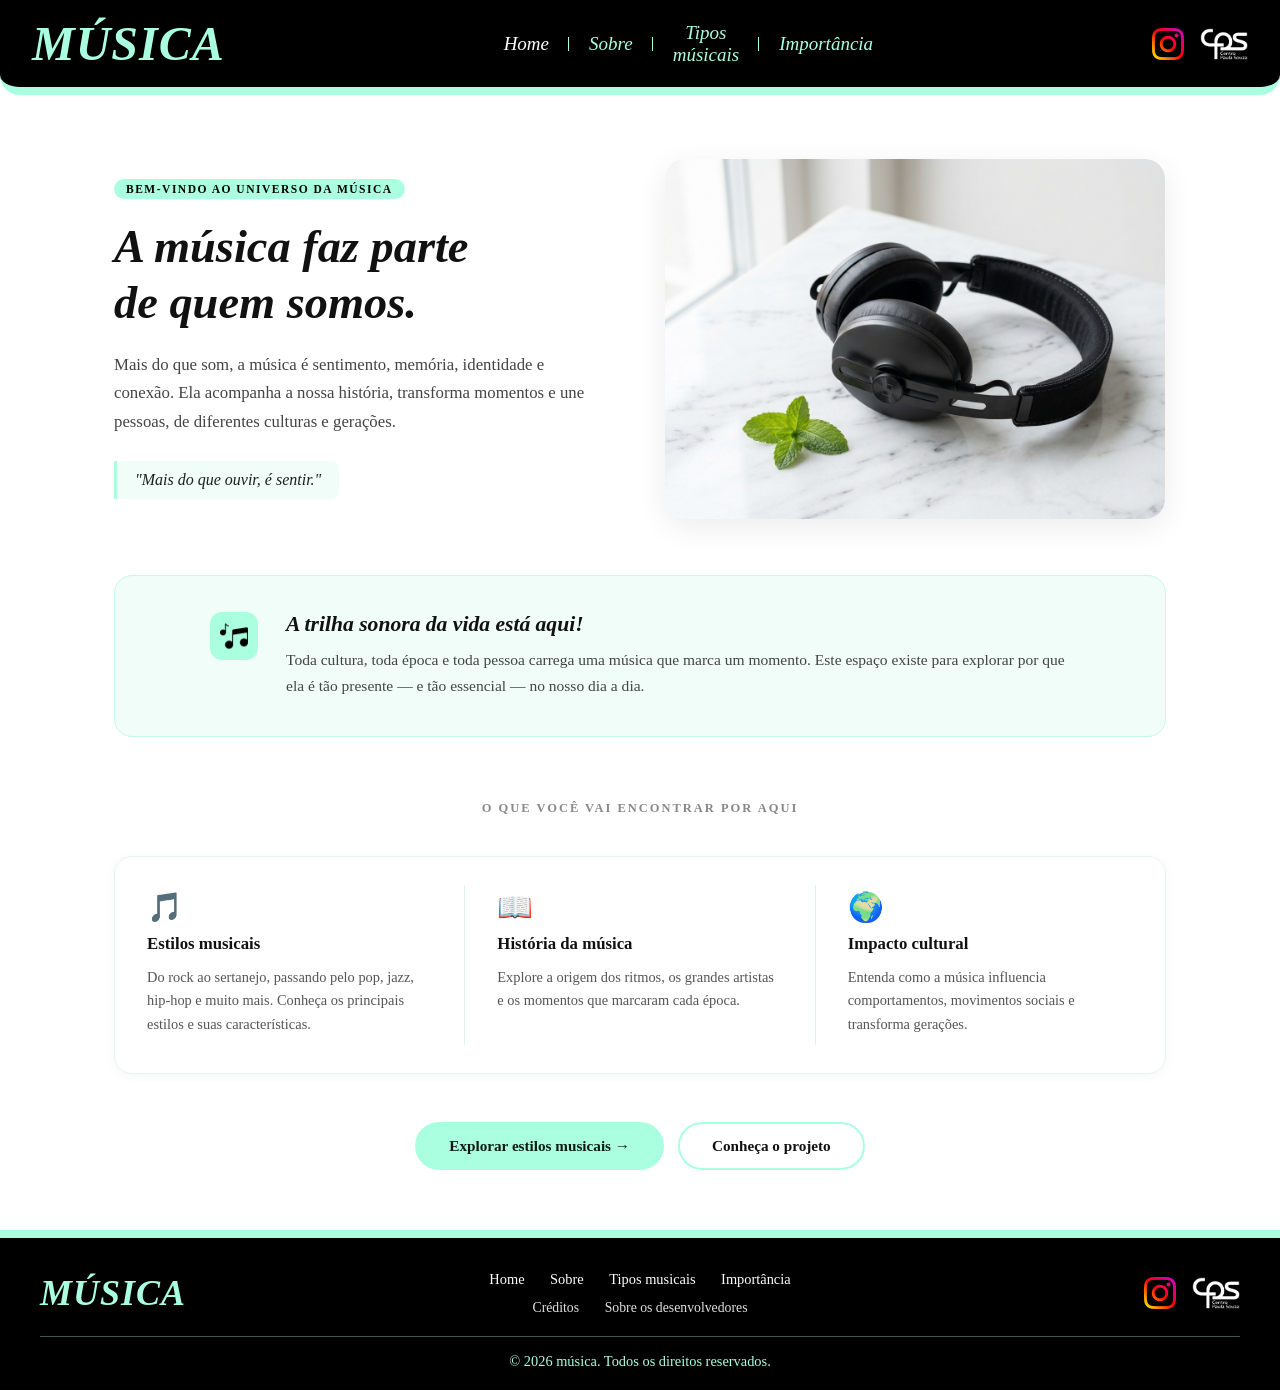
<file: index.html>
<!DOCTYPE html>
<html lang="pt-br">

<head>
    <meta charset="UTF-8">
    <meta name="viewport" content="width=device-width, initial-scale=1.0">
    <link rel="icon" type="image/png" href="assets/icon/Favicon2.png">
    <meta name="description" content="Descubra o universo da música: estilos, história e impacto cultural. Um projeto educativo da ETEC de Nova Odessa.">
    <title>Música | Home</title>
    <link rel="stylesheet" href="css/style.css">
    <link rel="stylesheet" href="css/home.css">
</head>

<body>

    <nav class="navbar">
        <div class="logo">MÚSICA</div>
        <ul class="nav-links">
            <li><a href="index.html" class="active">Home</a></li>
            <li><a href="sobre.html">Sobre</a></li>
            <li><a href="tiposmusicas.html">Tipos<br>músicais</a></li>
            <li><a href="importancia.html">Importância</a></li>
        </ul>
        <div class="nav-social">
            <a href="https://www.instagram.com/etecferrucio_no/" target="_blank" rel="noopener noreferrer" aria-label="Instagram da ETEC">
                <img src="assets/instagram.png" alt="">
            </a>
            <a href="https://www.cps.sp.gov.br/cursos-etec/informatica-para-internet/" target="_blank" rel="noopener noreferrer" aria-label="Centro Paula Souza">
                <img src="assets/logo_cps_versao_br.png" alt="">
            </a>
        </div>
    </nav>

    <main class="home-main">

        <section class="home-hero" aria-label="Introdução">
            <div class="home-hero-texto">
                <p class="home-hero-eyebrow">BEM-VINDO AO UNIVERSO DA MÚSICA</p>
                <h1 class="home-hero-titulo">A música faz parte<br>de quem somos.</h1>
                <p class="home-hero-descricao">
                    Mais do que som, a música é sentimento, memória, identidade e conexão.
                    Ela acompanha a nossa história, transforma momentos e une pessoas,
                    de diferentes culturas e gerações.
                </p>
                <p class="home-hero-frase">"Mais do que ouvir, é sentir."</p>
            </div>
            <div class="home-hero-imagem" aria-hidden="true">
                <img
                    src="assets/headphones-hero.jpg"
                    alt="Fones de ouvido pretos sobre superfície de mármore com detalhe verde"
                    loading="eager"
                >
            </div>
        </section>

        <section class="home-boas-vindas" aria-label="Boas-vindas">
            <div class="home-boas-vindas-inner">
                <span class="home-bv-icone" aria-hidden="true">
                    <img src="assets/icon/notas-musicais.png" alt="">
                </span>
                <div class="home-bv-texto">
                    <h2 class="home-bv-titulo">A trilha sonora da vida está aqui!</h2>
                    <p class="home-bv-desc">
                        Toda cultura, toda época e toda pessoa carrega uma música que marca um momento.
                        Este espaço existe para explorar por que ela é tão presente — e tão essencial — no nosso dia a dia.
                    </p>
                </div>
            </div>
        </section>

        <section class="home-conteudo" aria-label="O que você vai encontrar">
            <h2 class="home-conteudo-titulo">O QUE VOCÊ VAI ENCONTRAR POR AQUI</h2>
            <div class="home-conteudo-grid">

                <article class="home-conteudo-item" id="conteudo-estilos">
                    <div class="home-conteudo-icone" aria-hidden="true">🎵</div>
                    <h3>Estilos musicais</h3>
                    <p>
                        Do rock ao sertanejo, passando pelo pop, jazz, hip-hop e muito mais.
                        Conheça os principais estilos e suas características.
                    </p>
                </article>

                <div class="home-conteudo-divisor" aria-hidden="true"></div>

                <article class="home-conteudo-item" id="conteudo-historia">
                    <div class="home-conteudo-icone" aria-hidden="true">📖</div>
                    <h3>História da música</h3>
                    <p>
                        Explore a origem dos ritmos, os grandes artistas e os momentos que
                        marcaram cada época.
                    </p>
                </article>

                <div class="home-conteudo-divisor" aria-hidden="true"></div>

                <article class="home-conteudo-item" id="conteudo-impacto">
                    <div class="home-conteudo-icone" aria-hidden="true">🌍</div>
                    <h3>Impacto cultural</h3>
                    <p>
                        Entenda como a música influencia comportamentos, movimentos sociais
                        e transforma gerações.
                    </p>
                </article>

            </div>
        </section>

        <div class="home-botoes" role="navigation" aria-label="Explorar">
            <a href="tiposmusicas.html" class="home-btn home-btn-primario" id="btn-explorar-estilos">
                Explorar estilos musicais →
            </a>
            <a href="sobre.html" class="home-btn home-btn-secundario" id="btn-conhecer-projeto">
                Conheça o projeto
            </a>
        </div>

    </main>

    <footer class="footer">
        <div class="footer-topo">
            <div class="footer-logo">MÚSICA</div>

            <div class="footer-nav">
                <ul class="footer-links">
                    <li><a href="index.html">Home</a></li>
                    <li><a href="sobre.html">Sobre</a></li>
                    <li><a href="tiposmusicas.html">Tipos musicais</a></li>
                    <li><a href="importancia.html">Importância</a></li>
                </ul>
                <ul class="footer-links footer-links-sub">
                    <li><a href="Creditos.html">Créditos</a></li>
                    <li><a href="desenvolvedores.html">Sobre os desenvolvedores</a></li>
                </ul>
            </div>

            <div class="footer-social">
                <a href="https://www.instagram.com/etecferrucio_no/" target="_blank" rel="noreferrer"><img src="assets/instagram.png" alt="Instagram"></a>
                <a href="SobreEtec.html"><img src="assets/logo_cps_versao_br.png" alt="CPS"></a>
            </div>
        </div>
        <p class="footer-copyright">&copy; 2026 música. Todos os direitos reservados.</p>
    </footer>

</body>
</file>
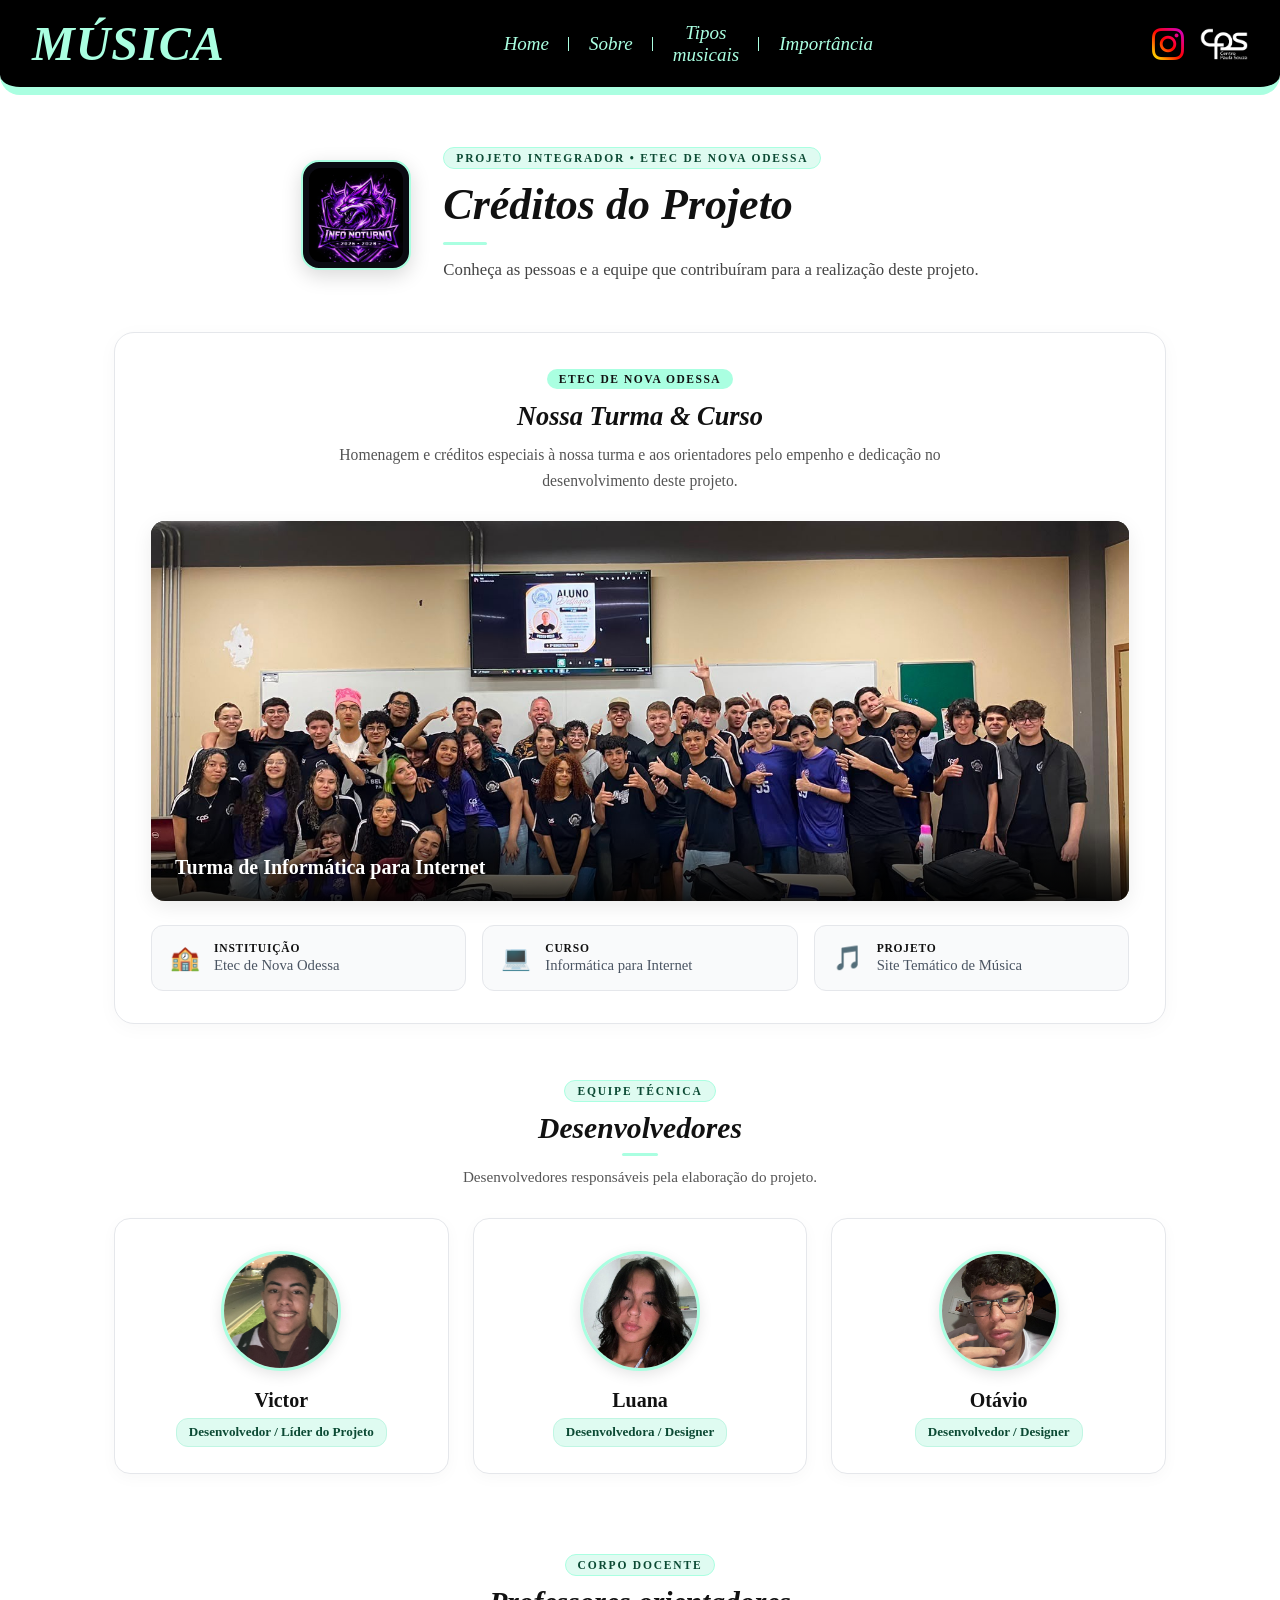
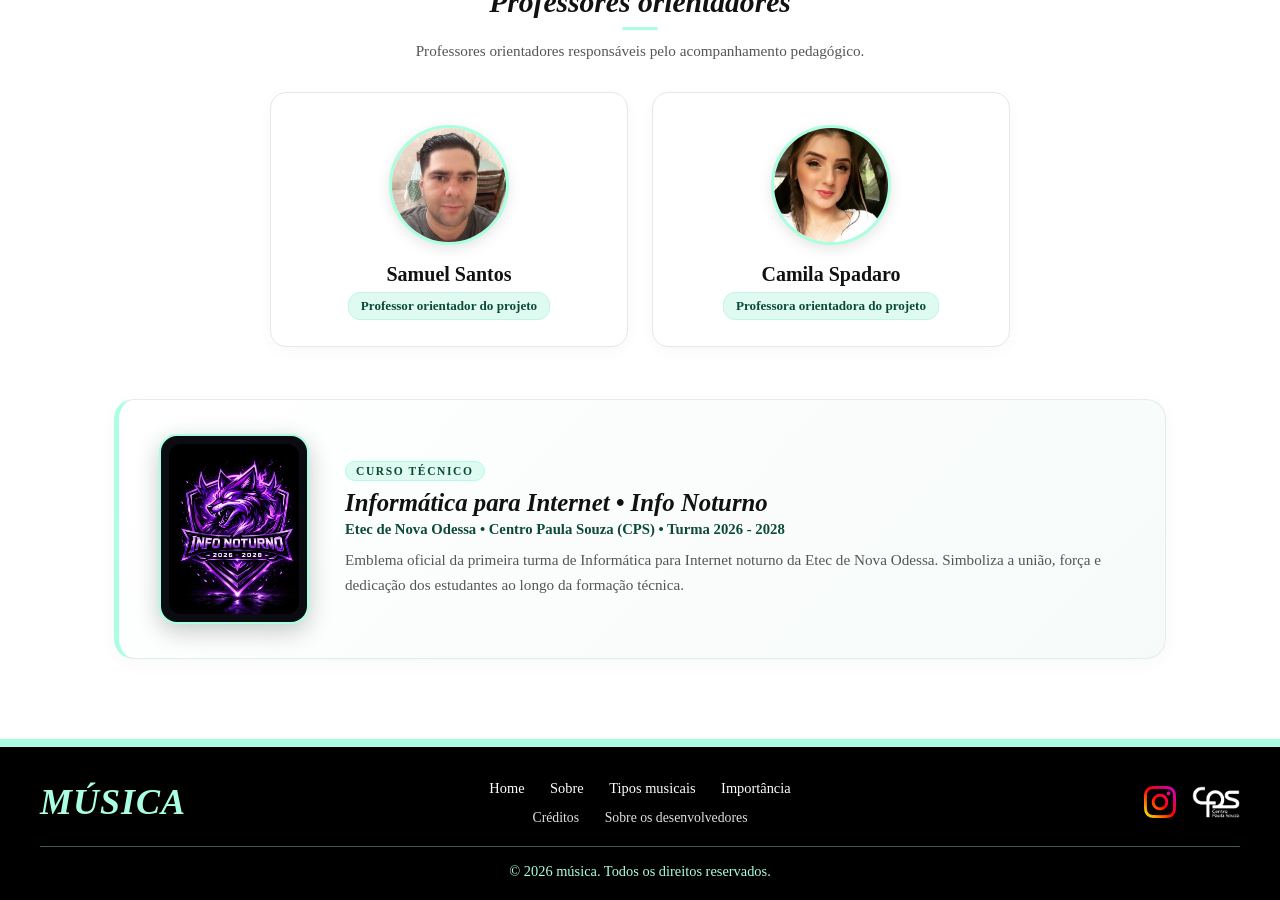
<file: Creditos.html>
<!DOCTYPE html>
<html lang="pt-br">

<head>
    <meta charset="UTF-8">
    <meta name="viewport" content="width=device-width, initial-scale=1.0">
    <link rel="icon" type="image/png" href="assets/icon/Favicon2.png">
    <meta name="description"
        content="Créditos do projeto MÚSICA — Conheça a turma, desenvolvedores e professores orientadores da ETEC de Nova Odessa.">
    <title>Música | Créditos do Projeto</title>
    <link rel="stylesheet" href="css/style.css">
    <link rel="stylesheet" href="css/creditos.css">
</head>

<body>

    <nav class="navbar">
        <div class="logo">MÚSICA</div>
        <ul class="nav-links">
            <li><a href="index.html">Home</a></li>
            <li><a href="sobre.html">Sobre</a></li>
            <li><a href="tiposmusicas.html">Tipos<br>musicais</a></li>
            <li><a href="importancia.html">Importância</a></li>
        </ul>
        <div class="nav-social">
            <a href="https://www.instagram.com/etecferrucio_no/" target="_blank" rel="noopener noreferrer"
                aria-label="Instagram da ETEC">
                <img src="assets/instagram.png" alt="">
            </a>
            <a href="https://www.cps.sp.gov.br/cursos-etec/informatica-para-internet/" target="_blank" rel="noopener noreferrer"
                aria-label="Centro Paula Souza">
                <img src="assets/logo_cps_versao_br.png" alt="">
            </a>
        </div>
    </nav>

    <main class="cr-main">

        <header class="cr-header">
            <div class="cr-header-content">
                <div class="cr-header-logo-box" id="logo-curso-box" title="Logo Oficial do Curso - Info Noturno">
                    <img src="assets/logoInfo.jpeg"
                        alt="Logo Oficial do Curso de Informática para Internet - Info Noturno" class="cr-curso-logo">
                </div>
                <div class="cr-header-textos">
                    <span class="cr-header-eyebrow">Projeto Integrador &bull; Etec de Nova Odessa</span>
                    <h1 class="cr-header-titulo">Créditos do Projeto</h1>
                    <div class="cr-header-linha" aria-hidden="true"></div>
                    <p class="cr-header-subtitulo">
                        Conheça as pessoas e a equipe que contribuíram para a realização deste projeto.
                    </p>
                </div>
            </div>
        </header>

        <section class="cr-secao-turma" aria-labelledby="titulo-turma">
            <div class="cr-turma-topo">
                <span class="cr-turma-badge">ETEC DE NOVA ODESSA</span>
                <h2 id="titulo-turma" class="cr-turma-titulo">Nossa Turma &amp; Curso</h2>
                <p class="cr-turma-desc">
                    Homenagem e créditos especiais à nossa turma e aos orientadores pelo empenho e dedicação no
                    desenvolvimento deste projeto.
                </p>
            </div>

            <div class="cr-capa-wrapper">
                <img src="assets/TurmaInfo.jpeg" alt="Fotografia de capa da turma e sala do curso" class="cr-capa-img">
                <div class="cr-capa-overlay">
                    <h3>Turma de Informática para Internet</h3>
                </div>
            </div>

            <div class="cr-turma-detalhes">
                <div class="cr-detalhe-item">
                    <span class="cr-detalhe-icon" aria-hidden="true">🏫</span>
                    <div class="cr-detalhe-textos">
                        <strong>Instituição</strong>
                        <span>Etec de Nova Odessa</span>
                    </div>
                </div>
                <div class="cr-detalhe-item">
                    <span class="cr-detalhe-icon" aria-hidden="true">💻</span>
                    <div class="cr-detalhe-textos">
                        <strong>Curso</strong>
                        <span>Informática para Internet</span>
                    </div>
                </div>
                <div class="cr-detalhe-item">
                    <span class="cr-detalhe-icon" aria-hidden="true">🎵</span>
                    <div class="cr-detalhe-textos">
                        <strong>Projeto</strong>
                        <span>Site Temático de Música</span>
                    </div>
                </div>
            </div>
        </section>

        <section class="cr-secao-equipe" aria-labelledby="titulo-desenvolvedores">
            <div class="cr-secao-header">
                <span class="cr-secao-eyebrow">Equipe Técnica</span>
                <h2 id="titulo-desenvolvedores" class="cr-secao-titulo">Desenvolvedores</h2>
                <div class="cr-secao-linha" aria-hidden="true"></div>
                <p class="cr-secao-desc">Desenvolvedores responsáveis pela elaboração do projeto.</p>
            </div>

            <div class="cr-cards-grid-3">

                <article class="cr-card">
                    <div class="cr-card-avatar">
                        <img src="assets/pessoas/Victor.jpeg" alt="Fotografia de Victor">
                    </div>
                    <h3 class="cr-card-nome">Victor</h3>
                    <span class="cr-card-funcao">Desenvolvedor / Líder do Projeto</span>
                </article>

                <article class="cr-card">
                    <div class="cr-card-avatar">
                        <img src="assets/pessoas/Luana.jpeg" alt="Fotografia de Luana">
                    </div>
                    <h3 class="cr-card-nome">Luana</h3>
                    <span class="cr-card-funcao">Desenvolvedora / Designer</span>
                </article>

                <article class="cr-card">
                    <div class="cr-card-avatar">
                        <img src="assets/pessoas/Otavio.jpeg" alt="Fotografia de Otávio Almeida">
                    </div>
                    <h3 class="cr-card-nome">Otávio</h3>
                    <span class="cr-card-funcao">Desenvolvedor / Designer</span>
                </article>

            </div>
        </section>

        <div class="cr-espaco-secoes" aria-hidden="true"></div>

        <section class="cr-secao-equipe" aria-labelledby="titulo-professores">
            <div class="cr-secao-header">
                <span class="cr-secao-eyebrow">Corpo Docente</span>
                <h2 id="titulo-professores" class="cr-secao-titulo">Professores orientadores</h2>
                <div class="cr-secao-linha" aria-hidden="true"></div>
                <p class="cr-secao-desc">Professores orientadores responsáveis pelo acompanhamento pedagógico.</p>
            </div>

            <div class="cr-cards-grid-2">

                <article class="cr-card">
                    <div class="cr-card-avatar">
                        <img src="assets/pessoas/Samuel.jpeg" alt="Fotografia do Professor Samuel Santos">
                    </div>
                    <h3 class="cr-card-nome">Samuel Santos</h3>
                    <span class="cr-card-funcao">Professor orientador do projeto</span>
                </article>

                <article class="cr-card">
                    <div class="cr-card-avatar">
                        <img src="assets/pessoas/Camila.jpeg" alt="Fotografia da Professora Camila Spadaro">
                    </div>
                    <h3 class="cr-card-nome">Camila Spadaro</h3>
                    <span class="cr-card-funcao">Professora orientadora do projeto</span>
                </article>

            </div>
        </section>

        <section class="cr-secao-logo-final" aria-labelledby="titulo-curso-final">
            <div class="cr-curso-banner">
                <div class="cr-curso-logo-card">
                    <img src="assets/logoInfo.jpeg"
                        alt="Logo Oficial do Curso de Informática para Internet - Info Noturno"
                        class="cr-curso-logo-img">
                </div>
                <div class="cr-curso-info">
                    <span class="cr-curso-tag">CURSO TÉCNICO</span>
                    <h3 id="titulo-curso-final" class="cr-curso-nome">Informática para Internet &bull; Info Noturno</h3>
                    <p class="cr-curso-instituicao">Etec de Nova Odessa &bull; Centro Paula Souza (CPS) &bull; Turma
                        2026 - 2028</p>
                    <p class="cr-curso-desc">
                        Emblema oficial da primeira turma de Informática para Internet noturno da Etec de Nova Odessa.
                        Simboliza a união, força e dedicação dos estudantes ao longo da formação técnica.
                    </p>
                </div>
            </div>
        </section>

    </main>

    <footer class="footer">
        <div class="footer-topo">
            <div class="footer-logo">MÚSICA</div>

            <div class="footer-nav">
                <ul class="footer-links">
                    <li><a href="index.html">Home</a></li>
                    <li><a href="sobre.html">Sobre</a></li>
                    <li><a href="tiposmusicas.html">Tipos musicais</a></li>
                    <li><a href="importancia.html">Importância</a></li>
                </ul>
                <ul class="footer-links footer-links-sub">
                    <li><a href="Creditos.html">Créditos</a></li>
                    <li><a href="desenvolvedores.html">Sobre os desenvolvedores</a></li>
                </ul>
            </div>

            <div class="footer-social">
                <a href="https://www.instagram.com/etecferrucio_no/" target="_blank" rel="noreferrer"><img src="assets/instagram.png" alt="Instagram"></a>
                <a href="SobreEtec.html"><img src="assets/logo_cps_versao_br.png" alt="CPS"></a>
            </div>
        </div>
        <p class="footer-copyright">&copy; 2026 música. Todos os direitos reservados.</p>
    </footer>

</body>

</html>
</file>
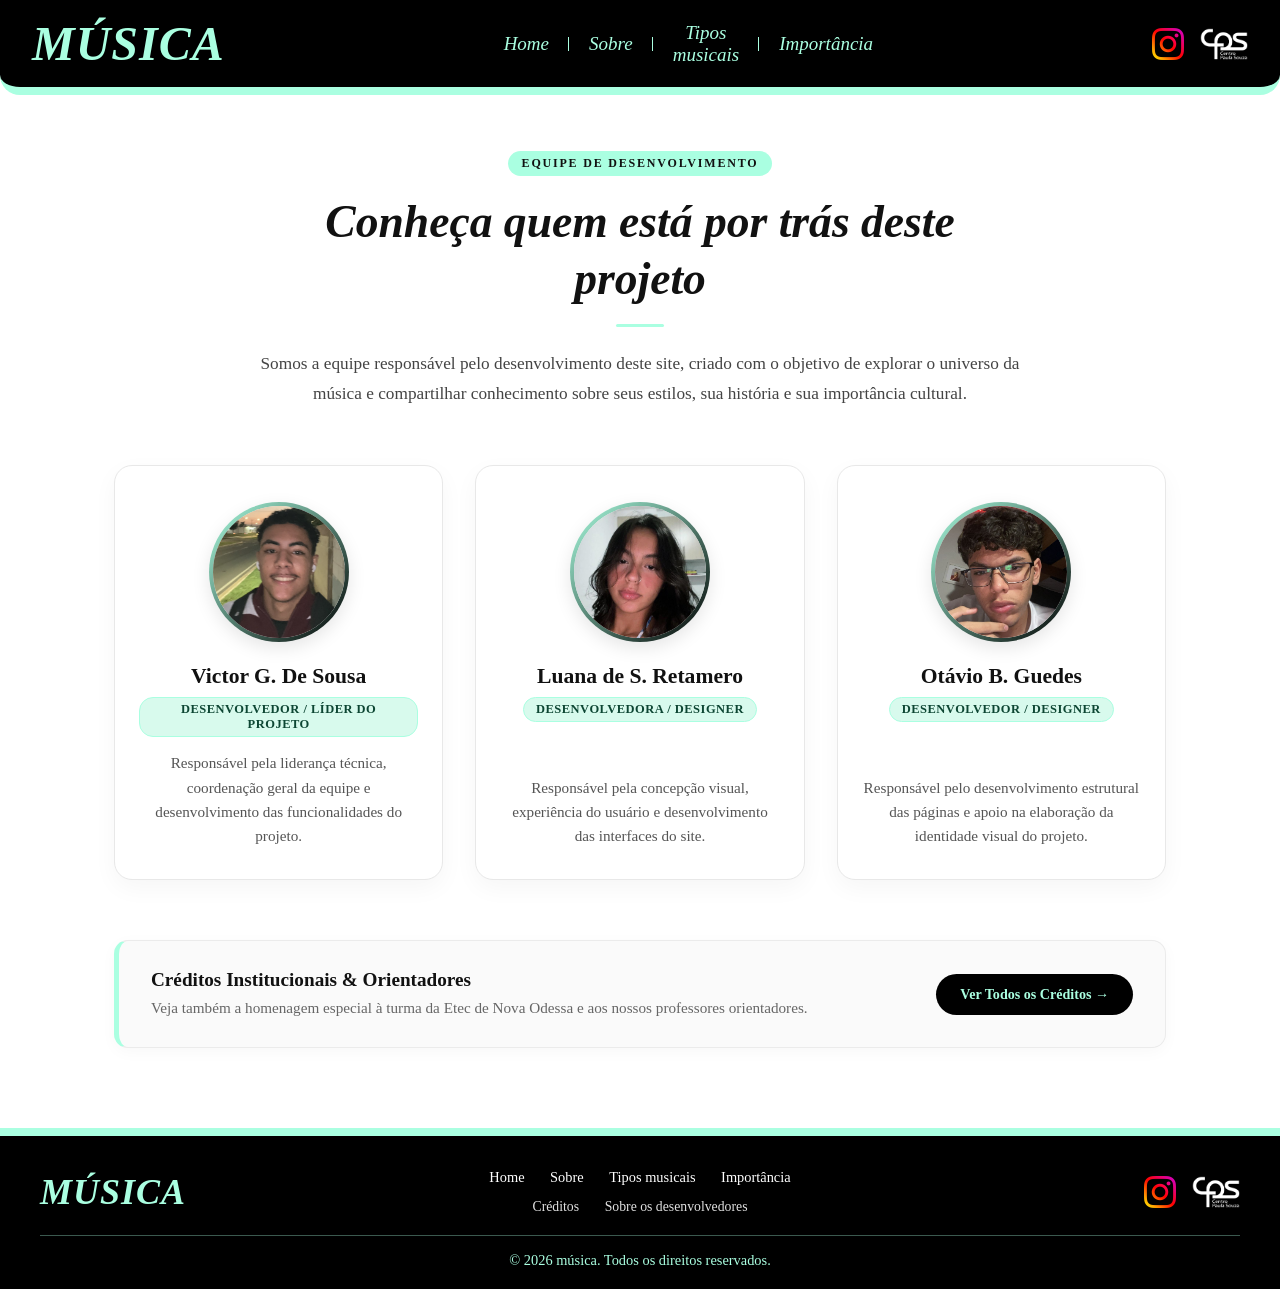
<file: desenvolvedores.html>
<!DOCTYPE html>
<html lang="pt-br">

<head>
    <meta charset="UTF-8">
    <meta name="viewport" content="width=device-width, initial-scale=1.0">
    <link rel="icon" type="image/png" href="assets/icon/Favicon2.png">
    <meta name="description" content="Conheça a equipe de desenvolvedores responsável pela criação do site MÚSICA.">
    <title>Música | Sobre os desenvolvedores</title>
    <link rel="stylesheet" href="css/style.css">
    <link rel="stylesheet" href="css/desenvolvedores.css">
</head>

<body>

    <nav class="navbar">
        <div class="logo">MÚSICA</div>
        <ul class="nav-links">
            <li><a href="index.html">Home</a></li>
            <li><a href="sobre.html">Sobre</a></li>
            <li><a href="tiposmusicas.html">Tipos<br>musicais</a></li>
            <li><a href="importancia.html">Importância</a></li>
        </ul>
        <div class="nav-social">
            <a href="https://www.instagram.com/etecferrucio_no/" target="_blank" rel="noopener noreferrer"
                aria-label="Instagram da ETEC">
                <img src="assets/instagram.png" alt="">
            </a>
            <a href="https://www.cps.sp.gov.br/cursos-etec/informatica-para-internet/" target="_blank" rel="noopener noreferrer"
                aria-label="Centro Paula Souza">
                <img src="assets/logo_cps_versao_br.png" alt="">
            </a>
        </div>
    </nav>

    <main class="dev-main">

        <header class="dev-header">
            <span class="dev-eyebrow">Equipe de Desenvolvimento</span>
            <h1 class="dev-titulo">Conheça quem está por trás deste projeto</h1>
            <div class="dev-titulo-linha"></div>
            <p class="dev-introducao">
                Somos a equipe responsável pelo desenvolvimento deste site, criado com o objetivo de explorar o universo da música e compartilhar conhecimento sobre seus estilos, sua história e sua importância cultural.
            </p>
        </header>

        <section class="dev-grid" aria-label="Integrantes da equipe">

            <article class="dev-card">
                <div class="dev-avatar-wrapper">
                    <img src="assets/pessoas/Victor.jpeg" alt="Foto de Victor" class="dev-avatar-img">
                </div>
                <h2 class="dev-card-nome">Victor G. De Sousa</h2>
                <span class="dev-card-cargo">Desenvolvedor / Líder do Projeto</span>
                <p class="dev-card-desc">
                    Responsável pela liderança técnica, coordenação geral da equipe e desenvolvimento das funcionalidades do projeto.
                </p>
            </article>

            <article class="dev-card">
                <div class="dev-avatar-wrapper">
                    <img src="assets/pessoas/Luana.jpeg" alt="Foto de Luana" class="dev-avatar-img">
                </div>
                <h2 class="dev-card-nome">Luana de S. Retamero</h2>
                <span class="dev-card-cargo">Desenvolvedora / Designer</span>
                <p class="dev-card-desc">
                    Responsável pela concepção visual, experiência do usuário e desenvolvimento das interfaces do site.
                </p>
            </article>

            <article class="dev-card">
                <div class="dev-avatar-wrapper">
                    <img src="assets/pessoas/Otavio.jpeg" alt="Foto de Otávio Almeida" class="dev-avatar-img">
                </div>
                <h2 class="dev-card-nome">Otávio B. Guedes</h2>
                <span class="dev-card-cargo">Desenvolvedor / Designer</span>
                <p class="dev-card-desc">
                    Responsável pelo desenvolvimento estrutural das páginas e apoio na elaboração da identidade visual do projeto.
                </p>
            </article>

        </section>

        <section class="dev-banner-creditos">
            <div class="dev-banner-texto">
                <h3>Créditos Institucionais &amp; Orientadores</h3>
                <p>Veja também a homenagem especial à turma da Etec de Nova Odessa e aos nossos professores orientadores.</p>
            </div>
            <a href="Creditos.html" class="dev-banner-btn">Ver Todos os Créditos &rarr;</a>
        </section>

    </main>

    <footer class="footer">
        <div class="footer-topo">
            <div class="footer-logo">MÚSICA</div>

            <div class="footer-nav">
                <ul class="footer-links">
                    <li><a href="index.html">Home</a></li>
                    <li><a href="sobre.html">Sobre</a></li>
                    <li><a href="tiposmusicas.html">Tipos musicais</a></li>
                    <li><a href="importancia.html">Importância</a></li>
                </ul>
                <ul class="footer-links footer-links-sub">
                    <li><a href="Creditos.html">Créditos</a></li>
                    <li><a href="desenvolvedores.html">Sobre os desenvolvedores</a></li>
                </ul>
            </div>

            <div class="footer-social">
                <a href="https://www.instagram.com/etecferrucio_no/" target="_blank" rel="noreferrer"><img src="assets/instagram.png" alt="Instagram"></a>
                <a href="SobreEtec.html"><img src="assets/logo_cps_versao_br.png" alt="CPS"></a>
            </div>
        </div>
        <p class="footer-copyright">&copy; 2026 música. Todos os direitos reservados.</p>
    </footer>

</body>

</html>
</file>
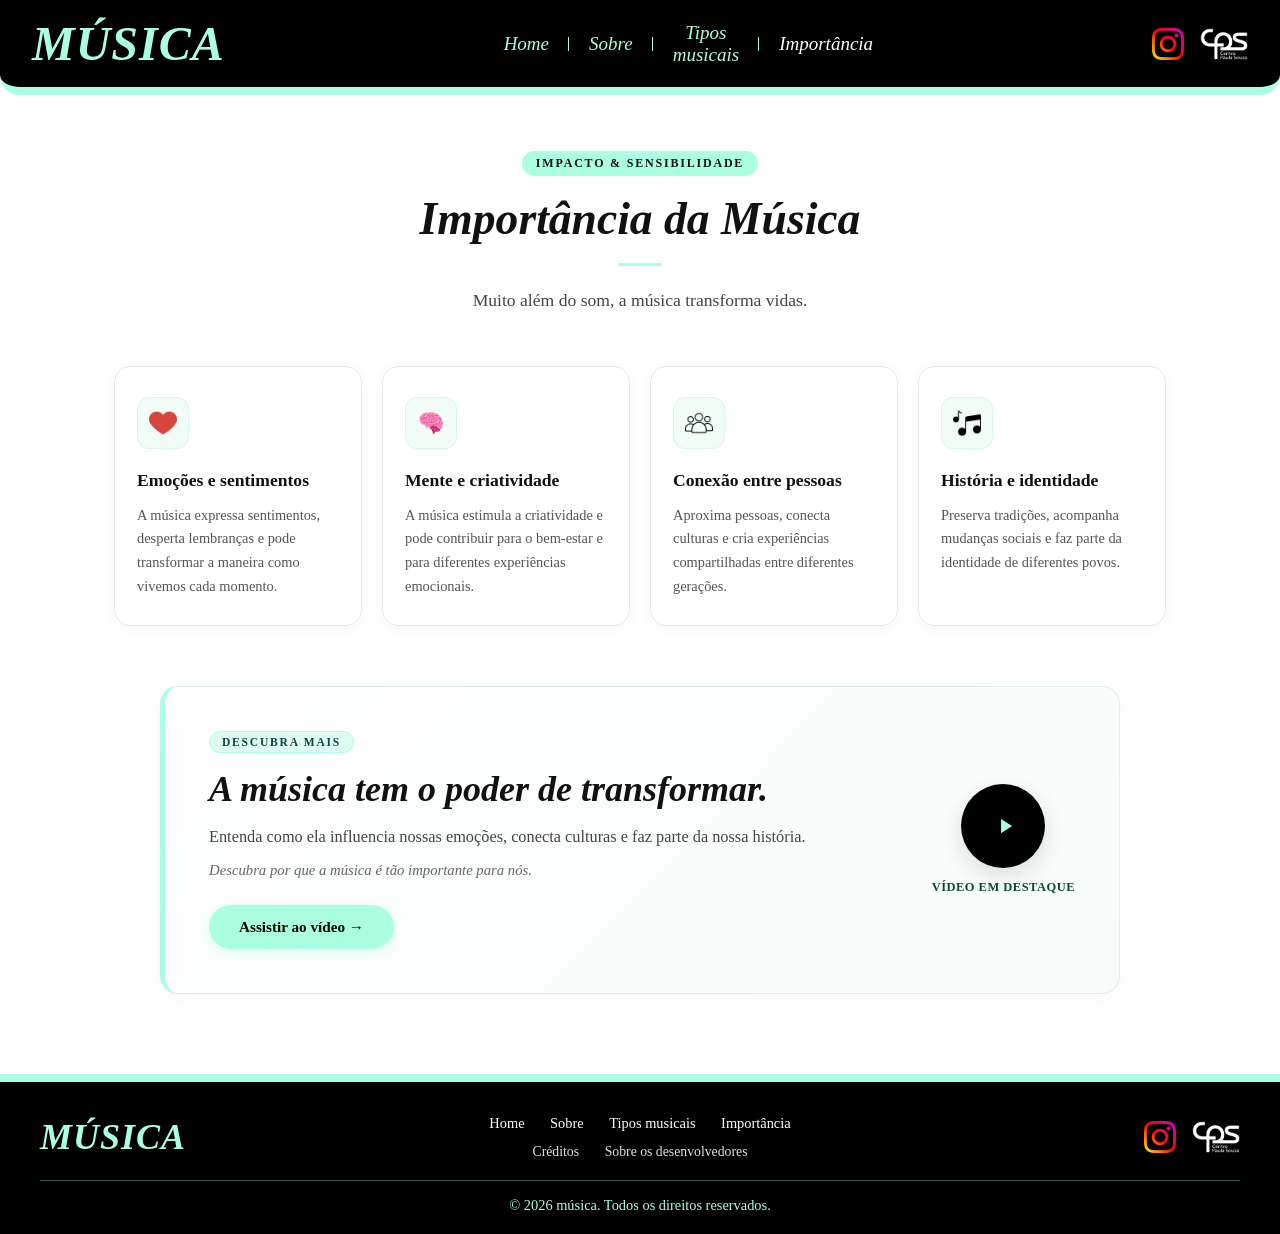
<file: importancia.html>
<!DOCTYPE html>
<html lang="pt-br">

<head>
    <meta charset="UTF-8">
    <meta name="viewport" content="width=device-width, initial-scale=1.0">
    <link rel="icon" type="image/png" href="assets/icon/Favicon2.png">

    <meta name="description"
        content="Descubra a importância da música para as emoções, a mente, a conexão humana e a identidade cultural. Projeto MÚSICA — ETEC de Nova Odessa.">
    <title>Música | Importância</title>
    <link rel="stylesheet" href="css/style.css">
    <link rel="stylesheet" href="css/importancia.css">


</head>

<body>

    <nav class="navbar">
        <div class="logo">MÚSICA</div>
        <ul class="nav-links">
            <li><a href="index.html">Home</a></li>
            <li><a href="sobre.html">Sobre</a></li>
            <li><a href="tiposmusicas.html">Tipos<br>musicais</a></li>
            <li><a href="importancia.html" class="active">Importância</a></li>
        </ul>
        <div class="nav-social">
            <a href="https://www.instagram.com/etecferrucio_no/" target="_blank" rel="noopener noreferrer"
                aria-label="Instagram da ETEC">
                <img src="assets/instagram.png" alt="">
            </a>
            <a href="https://www.cps.sp.gov.br/cursos-etec/informatica-para-internet/" target="_blank" rel="noopener noreferrer"
                aria-label="Centro Paula Souza">
                <img src="assets/logo_cps_versao_br.png" alt="">
            </a>
        </div>
    </nav>


    <main class="imp-main">

        <header class="imp-header">
            <span class="imp-eyebrow">Impacto &amp; Sensibilidade</span>
            <h1 class="imp-titulo">Importância da Música</h1>
            <div class="imp-titulo-linha" aria-hidden="true"></div>
            <p class="imp-subtitulo">Muito além do som, a música transforma vidas.</p>
        </header>


        <section class="imp-cards-secao" aria-label="Aspectos fundamentais da importância da música">
            <div class="imp-cards-grid">

                <article class="imp-card" id="card-emocoes">
                    <div class="imp-card-icone">
                        <img src="assets/icon/coracao.png" alt="Ícone de coração" aria-hidden="true">
                    </div>
                    <h2 class="imp-card-titulo">Emoções e sentimentos</h2>
                    <p class="imp-card-texto">
                        A música expressa sentimentos, desperta lembranças e pode transformar a maneira como vivemos
                        cada momento.
                    </p>
                </article>

                <article class="imp-card" id="card-mente">
                    <div class="imp-card-icone">
                        <img src="assets/icon/cerebro.png" alt="Ícone de cérebro" aria-hidden="true">
                    </div>
                    <h2 class="imp-card-titulo">Mente e criatividade</h2>
                    <p class="imp-card-texto">
                        A música estimula a criatividade e pode contribuir para o bem-estar e para diferentes
                        experiências emocionais.
                    </p>
                </article>

                <article class="imp-card" id="card-conexao">
                    <div class="imp-card-icone">
                        <img src="assets/icon/pessoas.png" alt="Ícone de pessoas conectadas" aria-hidden="true">
                    </div>
                    <h2 class="imp-card-titulo">Conexão entre pessoas</h2>
                    <p class="imp-card-texto">
                        Aproxima pessoas, conecta culturas e cria experiências compartilhadas entre diferentes gerações.
                    </p>
                </article>

                <article class="imp-card" id="card-historia">
                    <div class="imp-card-icone">
                        <img src="assets/icon/notas-musicais.png" alt="Ícone de nota musical" aria-hidden="true">
                    </div>
                    <h2 class="imp-card-titulo">História e identidade</h2>
                    <p class="imp-card-texto">
                        Preserva tradições, acompanha mudanças sociais e faz parte da identidade de diferentes povos.
                    </p>
                </article>

            </div>
        </section>

        <section class="imp-video-secao" aria-labelledby="titulo-destaque-video">
            <div class="imp-video-inner">
                <div class="imp-video-texto">
                    <span class="imp-video-eyebrow">DESCUBRA MAIS</span>
                    <h2 id="titulo-destaque-video" class="imp-video-titulo">A música tem o poder de transformar.</h2>
                    <p class="imp-video-desc">
                        Entenda como ela influencia nossas emoções, conecta culturas e faz parte da nossa história.
                    </p>
                    <p class="imp-video-apoio">Descubra por que a música é tão importante para nós.</p>
                    <a href="https://www.youtube.com/watch?v=i_kJ5W0Yki8" target="_blank" rel="noopener noreferrer"
                        class="imp-btn" id="btn-assistir-video"
                        aria-label="Assistir ao vídeo sobre a importância da música no YouTube">
                        Assistir ao vídeo &rarr;
                    </a>
                </div>
                <div class="imp-video-play" aria-hidden="true">
                    <div class="imp-play-circulo">
                        <svg viewBox="0 0 24 24" fill="none" xmlns="http://www.w3.org/2000/svg">
                            <polygon points="9.5,7.5 16.5,12 9.5,16.5" fill="#AAFFE1" />
                        </svg>
                    </div>
                    <span class="imp-play-label">Vídeo em Destaque</span>
                </div>
            </div>
        </section>

    </main>

    <footer class="footer">
        <div class="footer-topo">
            <div class="footer-logo">MÚSICA</div>


            <div class="footer-nav">
                <ul class="footer-links">
                    <li><a href="index.html">Home</a></li>
                    <li><a href="sobre.html">Sobre</a></li>
                    <li><a href="tiposmusicas.html">Tipos musicais</a></li>
                    <li><a href="importancia.html">Importância</a></li>
                </ul>
                <ul class="footer-links footer-links-sub">
                    <li><a href="Creditos.html">Créditos</a></li>
                    <li><a href="desenvolvedores.html">Sobre os desenvolvedores</a></li>
                </ul>
            </div>

            <div class="footer-social">
                <a href="https://www.instagram.com/etecferrucio_no/" target="_blank" rel="noreferrer"><img src="assets/instagram.png" alt="Instagram"></a>
                <a href="SobreEtec.html"><img src="assets/logo_cps_versao_br.png" alt="CPS"></a>

            </div>
        </div>
        <p class="footer-copyright">&copy; 2026 música. Todos os direitos reservados.</p>
    </footer>

</body>

</html>
</file>
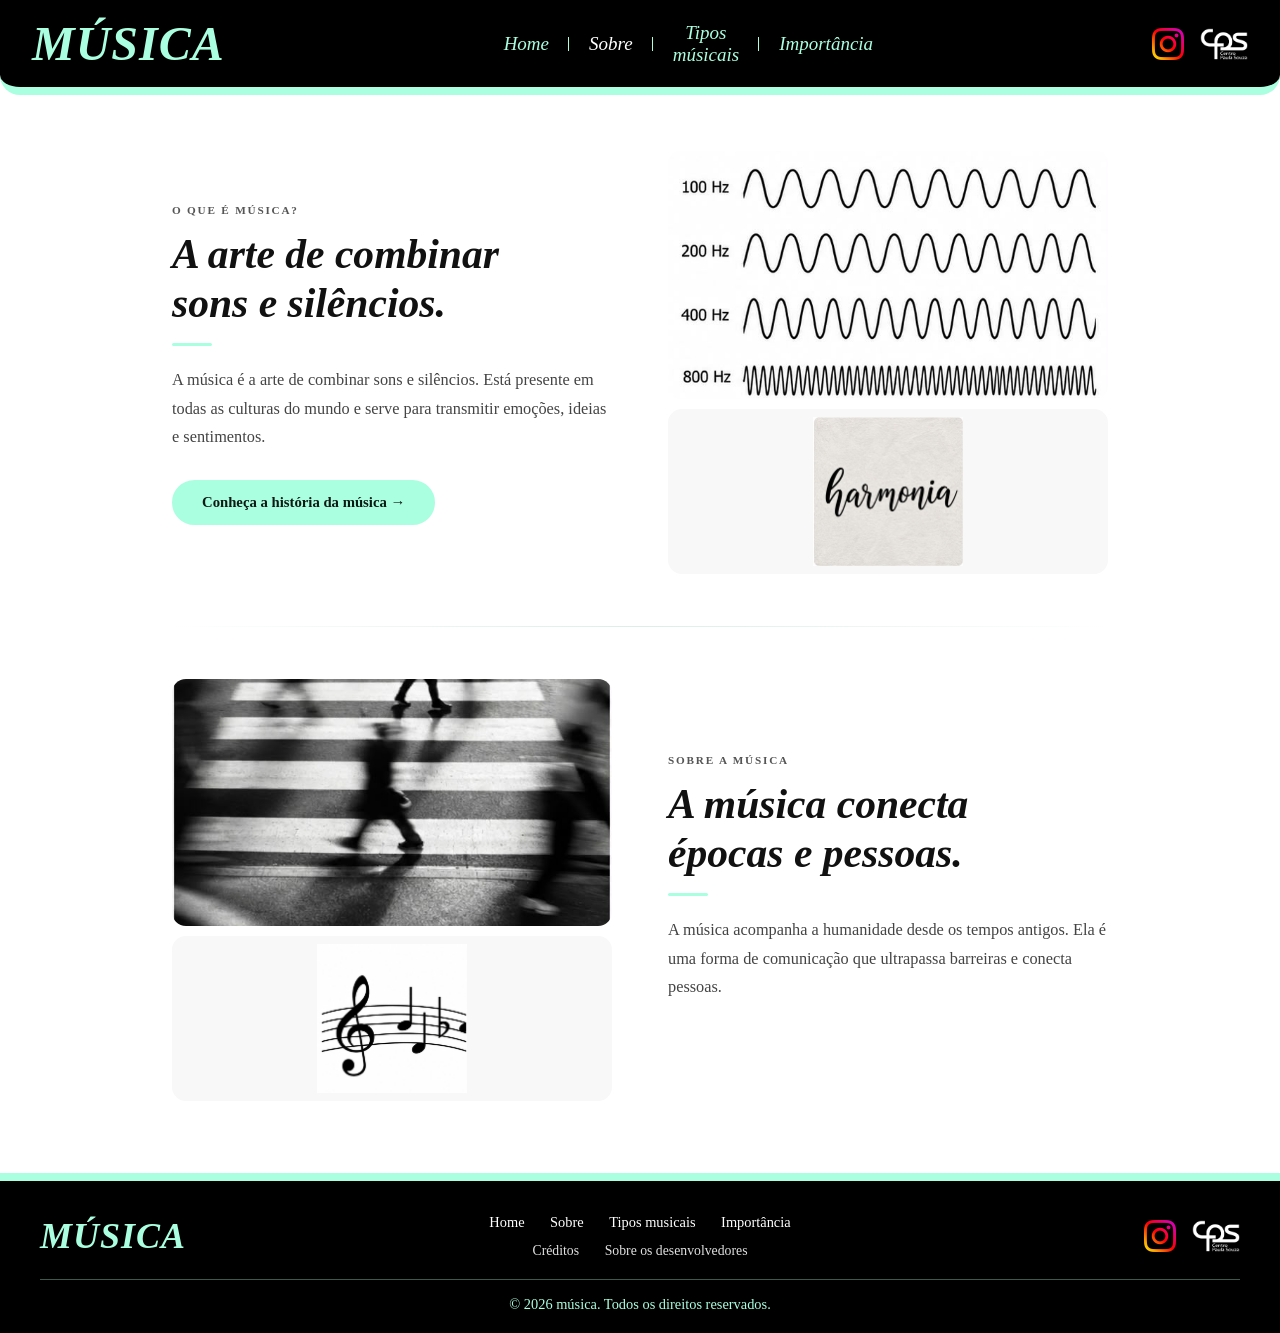
<file: sobre.html>
<!DOCTYPE html>
<html lang="pt-br">

<head>
    <meta charset="UTF-8">
    <meta name="viewport" content="width=device-width, initial-scale=1.0">
    <link rel="icon" type="image/png" href="assets/icon/Favicon2.png">

    <meta name="description" content="Saiba o que é música, sua origem e importância na história da humanidade. Um projeto educativo da ETEC de Nova Odessa.">
    <title>Música | Sobre</title>
    <link rel="stylesheet" href="css/style.css">
    <link rel="stylesheet" href="css/sobre.css">


</head>

<body>

    <nav class="navbar">
        <div class="logo">MÚSICA</div>
        <ul class="nav-links">
            <li><a href="index.html">Home</a></li>
            <li><a href="sobre.html" class="active">Sobre</a></li>
            <li><a href="tiposmusicas.html">Tipos<br>músicais</a></li>
            <li><a href="importancia.html">Importância</a></li>
        </ul>
        <div class="nav-social">
            <a href="https://www.instagram.com/etecferrucio_no/" target="_blank" rel="noopener noreferrer"
                aria-label="Instagram da ETEC">
                <img src="assets/instagram.png" alt="">
            </a>
            <a href="https://www.cps.sp.gov.br/cursos-etec/informatica-para-internet/" target="_blank" rel="noopener noreferrer"
                aria-label="Centro Paula Souza">
                <img src="assets/logo_cps_versao_br.png" alt="">
            </a>
        </div>
    </nav>


    <main class="sobre-main">

        <section class="sobre-secao" aria-label="O que é música">
            <div class="sobre-secao-texto">
                <p class="sobre-eyebrow">O que é música?</p>
                <h1 class="sobre-titulo">A arte de combinar<br>sons e silêncios.</h1>
                <div class="sobre-titulo-linha" aria-hidden="true"></div>
                <p class="sobre-desc">
                    A música é a arte de combinar sons e silêncios. Está presente em todas as
                    culturas do mundo e serve para transmitir emoções, ideias e sentimentos.
                </p>
                <a href="tiposmusicas.html" class="sobre-btn" id="btn-historia-musica">
                    Conheça a história da música →
                </a>
            </div>
            <div class="sobre-secao-visual" aria-hidden="true">
                <div class="sobre-imagem-grade">
                    <img
                        src="assets/Frequencia.jpeg"
                        alt="Ondas de frequência sonora em diferentes Hz"
                        class="sobre-img sobre-img-principal"
                        loading="eager"
                    >
                    <img
                        src="assets/Harmonia.jpeg"
                        alt="Palavra harmonia em caligrafia artística"
                        class="sobre-img sobre-img-secundaria"
                        loading="lazy"
                    >
                </div>
            </div>
        </section>

        <div class="sobre-divisor" aria-hidden="true"></div>

        <section class="sobre-secao sobre-secao--invertida" aria-label="Sobre a música">
            <div class="sobre-secao-visual" aria-hidden="true">
                <div class="sobre-imagem-grade">
                    <img
                        src="assets/Pessoas.jpeg"
                        alt="Pessoas atravessando a rua em movimento — música e cotidiano"
                        class="sobre-img sobre-img-principal"
                        loading="lazy"
                    >
                    <img
                        src="assets/NotaMusicais.jpeg"
                        alt="Notas musicais em pauta — clave de sol e símbolos da música"
                        class="sobre-img sobre-img-secundaria"
                        loading="lazy"
                    >
                </div>
            </div>
            <div class="sobre-secao-texto">
                <p class="sobre-eyebrow">Sobre a Música</p>
                <h2 class="sobre-titulo">A música conecta<br>épocas e pessoas.</h2>
                <div class="sobre-titulo-linha" aria-hidden="true"></div>
                <p class="sobre-desc">
                    A música acompanha a humanidade desde os tempos antigos. Ela é uma forma
                    de comunicação que ultrapassa barreiras e conecta pessoas.
                </p>
            </div>
        </section>

    </main>

    <footer class="footer">
        <div class="footer-topo">
            <div class="footer-logo">MÚSICA</div>


            <div class="footer-nav">
                <ul class="footer-links">
                    <li><a href="index.html">Home</a></li>
                    <li><a href="sobre.html">Sobre</a></li>
                    <li><a href="tiposmusicas.html">Tipos musicais</a></li>
                    <li><a href="importancia.html">Importância</a></li>
                </ul>
                <ul class="footer-links footer-links-sub">
                    <li><a href="Creditos.html">Créditos</a></li>
                    <li><a href="desenvolvedores.html">Sobre os desenvolvedores</a></li>
                </ul>
            </div>

            <div class="footer-social">
                <a href="https://www.instagram.com/etecferrucio_no/" target="_blank" rel="noreferrer"><img src="assets/instagram.png" alt="Instagram"></a>
                <a href="SobreEtec.html"><img src="assets/logo_cps_versao_br.png" alt="CPS"></a>
            </div>
        </div>
        <p class="footer-copyright">&copy; 2026 música. Todos os direitos reservados.</p>
    </footer>

</body>

</html>
</file>
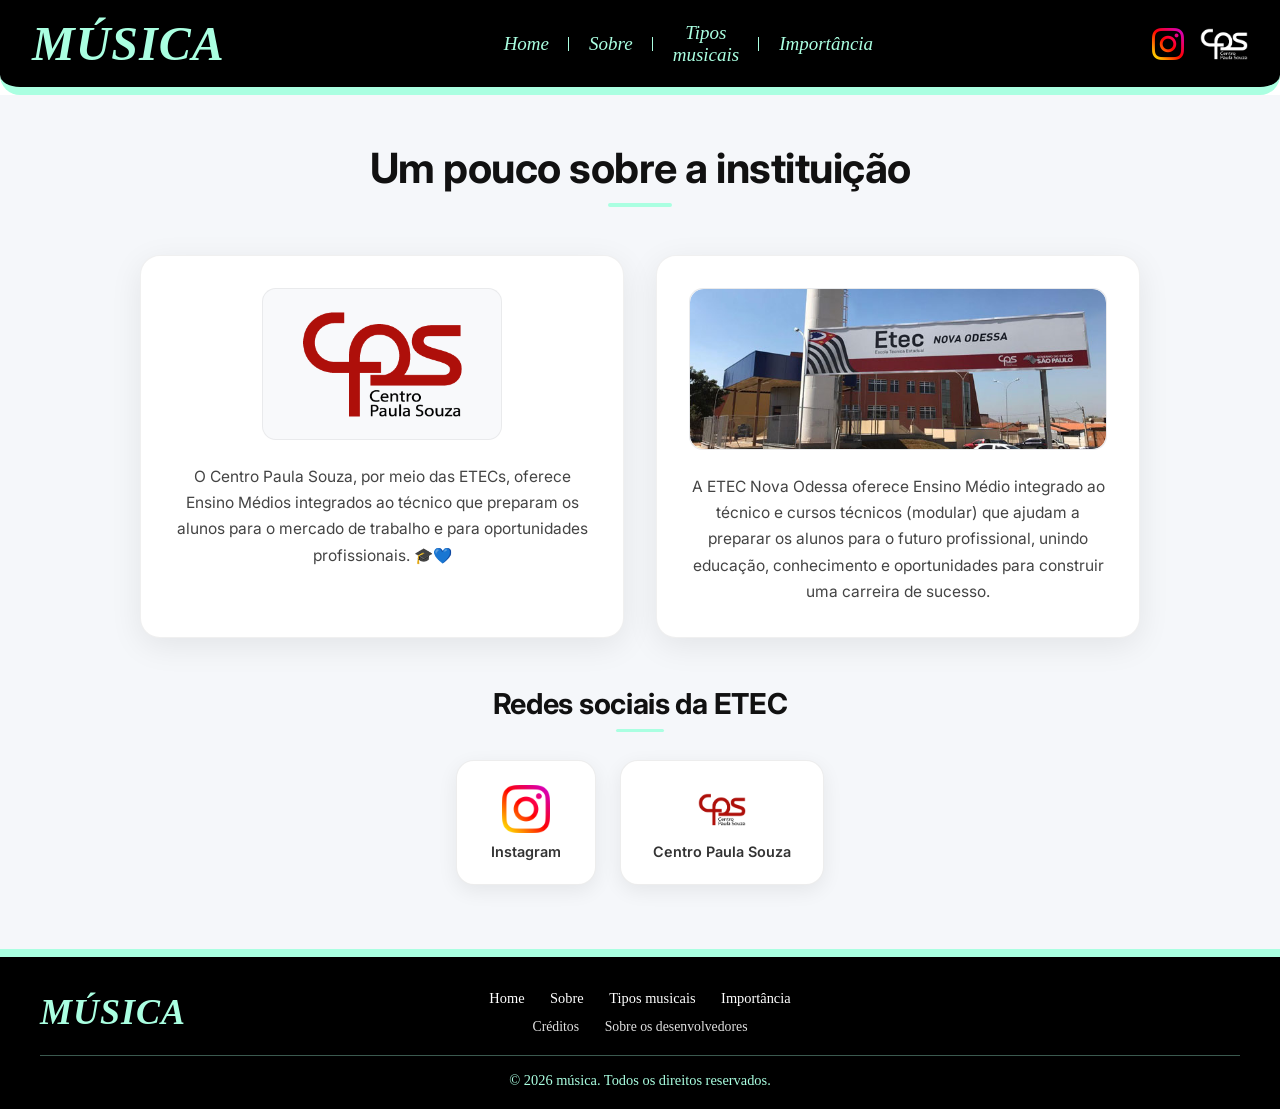
<file: SobreEtec.html>
<!DOCTYPE html>
<html lang="pt-br">

<head>
    <meta charset="UTF-8">
    <meta name="viewport" content="width=device-width, initial-scale=1.0">
    <link rel="icon" type="image/png" href="assets/icon/Favicon2.png">
    <meta name="description" content="Conheça a ETEC de Nova Odessa e o Centro Paula Souza — instituições que preparam alunos para o mercado de trabalho com ensino médio integrado ao técnico.">
    <title>Música | Sobre a ETEC</title>
    <link rel="stylesheet" href="css/style.css">
    <link rel="stylesheet" href="css/sobreEtec.css">
</head>

<body>

    <nav class="navbar">
        <div class="logo">MÚSICA</div>
        <ul class="nav-links">
            <li><a href="index.html">Home</a></li>
            <li><a href="sobre.html">Sobre</a></li>
            <li><a href="tiposmusicas.html">Tipos<br>musicais</a></li>
            <li><a href="importancia.html">Importância</a></li>
        </ul>
        <div class="nav-social">
            <a href="https://www.instagram.com/etecferrucio_no/" target="_blank" rel="noopener noreferrer"
                aria-label="Instagram da ETEC">
                <img src="assets/instagram.png" alt="">
            </a>
            <a href="https://www.cps.sp.gov.br/cursos-etec/informatica-para-internet/" target="_blank" rel="noopener noreferrer"
                aria-label="Centro Paula Souza">
                <img src="assets/logo_cps_versao_br.png" alt="">
            </a>
        </div>
    </nav>

    <main class="etec-main">

        <header class="etec-header">
            <h1>Um pouco sobre a instituição</h1>
        </header>

        <div class="etec-cards-grid">

            
            <article class="etec-card" id="card-cps">
                <div class="etec-card-img-wrapper">
                    <img src="assets/logo_cps_versao_cor.png" alt="Logo do Centro Paula Souza">
                </div>
                <p>
                    O Centro Paula Souza, por meio das ETECs, oferece Ensino Médios integrados
                    ao técnico que preparam os alunos para o mercado de trabalho e para
                    oportunidades profissionais. 🎓💙
                </p>
            </article>

         
            <article class="etec-card" id="card-etec">
                <div class="etec-card-img-wrapper etec-card-img-wrapper--foto">
                    <img src="assets/etec-nova-odessa.jpg" alt="Fachada da ETEC de Nova Odessa com placa e bandeiras">
                </div>
                <p>
                    A ETEC Nova Odessa oferece Ensino Médio integrado ao técnico e cursos técnicos
                    (modular) que ajudam a preparar os alunos para o futuro profissional, unindo
                    educação, conhecimento e oportunidades para construir uma carreira de sucesso.
                </p>
            </article>

        </div>

    
        <section class="etec-social-section" aria-label="Redes sociais da ETEC">
            <h2 class="etec-social-titulo">Redes sociais da ETEC</h2>
            <div class="etec-social-lista">
                <a href="https://www.instagram.com/etecferrucio_no/" target="_blank" rel="noopener noreferrer" class="etec-social-card" id="link-instagram-etec">
                    <img src="assets/instagram.png" alt="Instagram da ETEC Nova Odessa">
                    <span>Instagram</span>
                </a>
                <a href="https://www.cps.sp.gov.br/" target="_blank" rel="noopener noreferrer" class="etec-social-card" id="link-cps">
                    <img src="assets/logo_cps_versao_cor.png" alt="Centro Paula Souza">
                    <span>Centro Paula Souza</span>
                </a>
            </div>
        </section>

    </main>

    <footer class="footer">
        <div class="footer-topo">
            <div class="footer-logo">MÚSICA</div>

            <div class="footer-nav">
                <ul class="footer-links">
                    <li><a href="index.html">Home</a></li>
                    <li><a href="sobre.html">Sobre</a></li>
                    <li><a href="tiposmusicas.html">Tipos musicais</a></li>
                    <li><a href="importancia.html">Importância</a></li>
                </ul>
                <ul class="footer-links footer-links-sub">
                    <li><a href="Creditos.html">Créditos</a></li>
                    <li><a href="desenvolvedores.html">Sobre os desenvolvedores</a></li>
                </ul>
            </div>


        </div>
        <p class="footer-copyright">&copy; 2026 música. Todos os direitos reservados.</p>
    </footer>

</body>

</html>
</file>
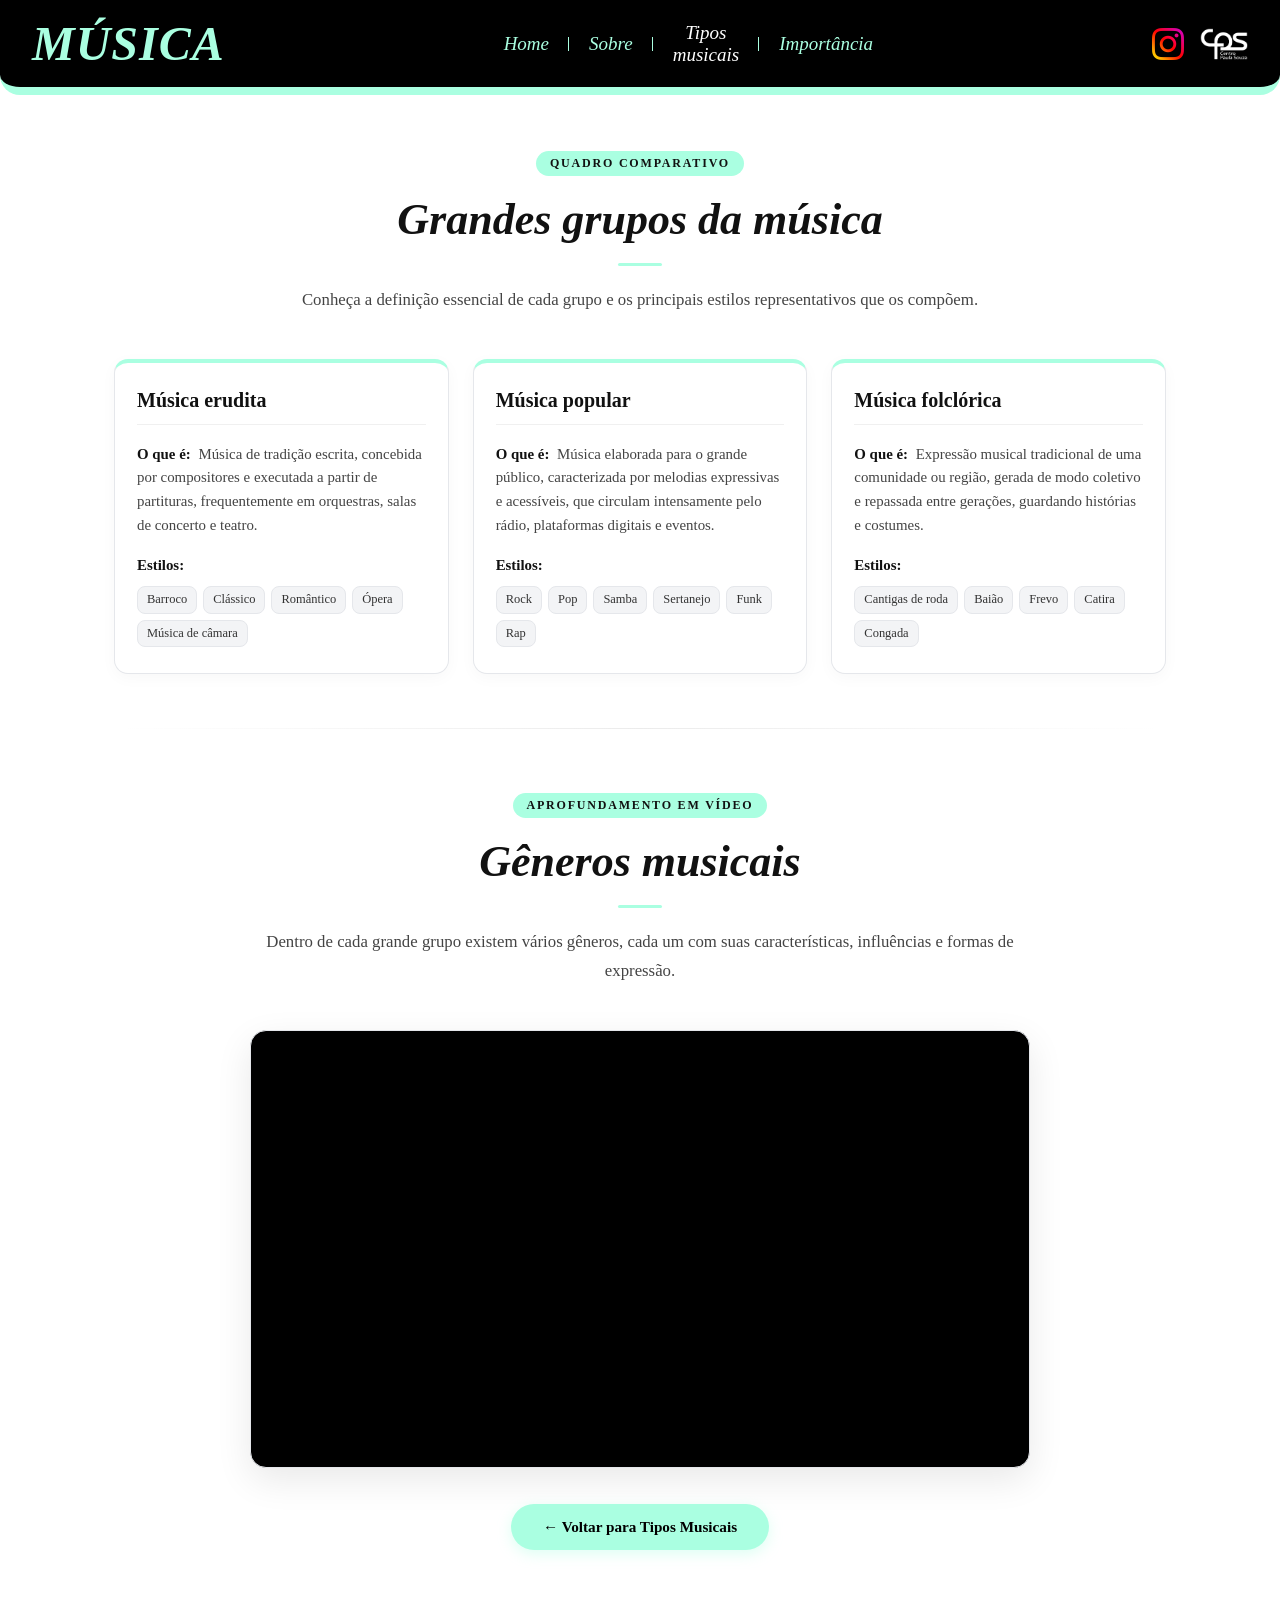
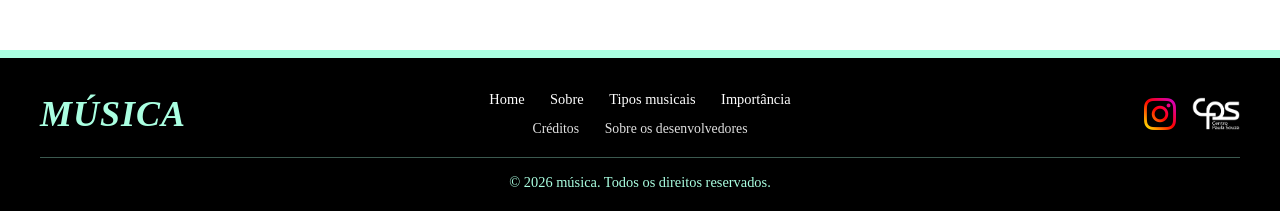
<file: subdivisoes.html>
<!DOCTYPE html>
<html lang="pt-br">

<head>
    <meta charset="UTF-8">
    <meta name="viewport" content="width=device-width, initial-scale=1.0">
    <link rel="icon" type="image/png" href="assets/icon/Favicon2.png">
    <meta name="description" content="Conheça os grandes grupos da música e aprofunde seus conhecimentos sobre os diversos gêneros musicais.">
    <title>Música | Subdivisões da música</title>
    <link rel="stylesheet" href="css/style.css">
    <link rel="stylesheet" href="css/tiposmusicas.css">
</head>

<body>
    <nav class="navbar">
        <div class="logo">MÚSICA</div>
        <ul class="nav-links">
            <li><a href="index.html">Home</a></li>
            <li><a href="sobre.html">Sobre</a></li>
            <li><a href="tiposmusicas.html" class="active">Tipos<br>musicais</a></li>
            <li><a href="importancia.html">Importância</a></li>
        </ul>
        <div class="nav-social">
            <a href="https://www.instagram.com/etecferrucio_no/" target="_blank" rel="noopener noreferrer" aria-label="Instagram da ETEC">
                <img src="assets/instagram.png" alt="Instagram da ETEC">
            </a>
            <a href="https://www.cps.sp.gov.br/cursos-etec/informatica-para-internet/" target="_blank" rel="noopener noreferrer" aria-label="Centro Paula Souza">
                <img src="assets/logo_cps_versao_br.png" alt="CPS">
            </a>
        </div>
    </nav>

    <main class="tipos-main">
        <section id="grandes-grupos" class="tipos-secao-grupos" aria-labelledby="titulo-grandes-grupos">
            <header class="tipos-header">
                <span class="tipos-eyebrow">Quadro Comparativo</span>
                <h1 id="titulo-grandes-grupos" class="tipos-titulo">Grandes grupos da música</h1>
                <div class="tipos-titulo-linha" aria-hidden="true"></div>
                <p class="tipos-subtitulo">
                    Conheça a definição essencial de cada grupo e os principais estilos representativos que os compõem.
                </p>
            </header>

            <div class="tipos-grupos-grid">
                <div class="tipos-grupo-bloco">
                    <h2 class="tipos-grupo-nome">Música erudita</h2>
                    <div class="tipos-grupo-item">
                        <strong>O que é:</strong> Música de tradição escrita, concebida por compositores e executada a partir de partituras, frequentemente em orquestras, salas de concerto e teatro.
                    </div>
                    <div class="tipos-grupo-item">
                        <strong>Estilos:</strong>
                        <div class="tipos-grupo-estilos-tags">
                            <span class="tipos-estilo-pill">Barroco</span>
                            <span class="tipos-estilo-pill">Clássico</span>
                            <span class="tipos-estilo-pill">Romântico</span>
                            <span class="tipos-estilo-pill">Ópera</span>
                            <span class="tipos-estilo-pill">Música de câmara</span>
                        </div>
                    </div>
                </div>

                <div class="tipos-grupo-bloco">
                    <h2 class="tipos-grupo-nome">Música popular</h2>
                    <div class="tipos-grupo-item">
                        <strong>O que é:</strong> Música elaborada para o grande público, caracterizada por melodias expressivas e acessíveis, que circulam intensamente pelo rádio, plataformas digitais e eventos.
                    </div>
                    <div class="tipos-grupo-item">
                        <strong>Estilos:</strong>
                        <div class="tipos-grupo-estilos-tags">
                            <span class="tipos-estilo-pill">Rock</span>
                            <span class="tipos-estilo-pill">Pop</span>
                            <span class="tipos-estilo-pill">Samba</span>
                            <span class="tipos-estilo-pill">Sertanejo</span>
                            <span class="tipos-estilo-pill">Funk</span>
                            <span class="tipos-estilo-pill">Rap</span>
                        </div>
                    </div>
                </div>

                <div class="tipos-grupo-bloco">
                    <h2 class="tipos-grupo-nome">Música folclórica</h2>
                    <div class="tipos-grupo-item">
                        <strong>O que é:</strong> Expressão musical tradicional de uma comunidade ou região, gerada de modo coletivo e repassada entre gerações, guardando histórias e costumes.
                    </div>
                    <div class="tipos-grupo-item">
                        <strong>Estilos:</strong>
                        <div class="tipos-grupo-estilos-tags">
                            <span class="tipos-estilo-pill">Cantigas de roda</span>
                            <span class="tipos-estilo-pill">Baião</span>
                            <span class="tipos-estilo-pill">Frevo</span>
                            <span class="tipos-estilo-pill">Catira</span>
                            <span class="tipos-estilo-pill">Congada</span>
                        </div>
                    </div>
                </div>
            </div>
        </section>

        <div class="tipos-divisor" aria-hidden="true"></div>

        <section id="generos" class="tipos-secao-generos" aria-labelledby="titulo-generos">
            <header class="tipos-header">
                <span class="tipos-eyebrow">Aprofundamento em Vídeo</span>
                <h2 id="titulo-generos" class="tipos-titulo">Gêneros musicais</h2>
                <div class="tipos-titulo-linha" aria-hidden="true"></div>
                <p class="tipos-subtitulo">
                    Dentro de cada grande grupo existem vários gêneros, cada um com suas características, influências e formas de expressão.
                </p>
            </header>

            <div class="tipos-video-wrapper">
                <iframe
                    class="tipos-video-iframe"
                    src="https://www.youtube.com/embed/TLISLEOI5Jc?si=X1TTwj9L6EZuLAUC"
                    title="Vídeo educativo sobre gêneros musicais"
                    allow="accelerometer; autoplay; clipboard-write; encrypted-media; gyroscope; picture-in-picture; web-share"
                    referrerpolicy="strict-origin-when-cross-origin"
                    allowfullscreen
                    loading="lazy">
                </iframe>
            </div>

            <div class="tipos-btn-area" style="margin-top: 36px;">
                <a href="tiposmusicas.html" class="tipos-btn-explorar">
                    &larr; Voltar para Tipos Musicais
                </a>
            </div>
        </section>
    </main>

    <footer class="footer">
        <div class="footer-topo">
            <div class="footer-logo">MÚSICA</div>

            <div class="footer-nav">
                <ul class="footer-links">
                    <li><a href="index.html">Home</a></li>
                    <li><a href="sobre.html">Sobre</a></li>
                    <li><a href="tiposmusicas.html">Tipos musicais</a></li>
                    <li><a href="importancia.html">Importância</a></li>
                </ul>
                <ul class="footer-links footer-links-sub">
                    <li><a href="Creditos.html">Créditos</a></li>
                    <li><a href="desenvolvedores.html">Sobre os desenvolvedores</a></li>
                </ul>
            </div>

            <div class="footer-social">
                <a href="https://www.instagram.com/etecferrucio_no/" target="_blank" rel="noreferrer"><img src="assets/instagram.png" alt="Instagram"></a>
                <a href="SobreEtec.html"><img src="assets/logo_cps_versao_br.png" alt="CPS"></a>
            </div>
        </div>
        <p class="footer-copyright">&copy; 2026 música. Todos os direitos reservados.</p>
    </footer>
</body>

</html>
</file>
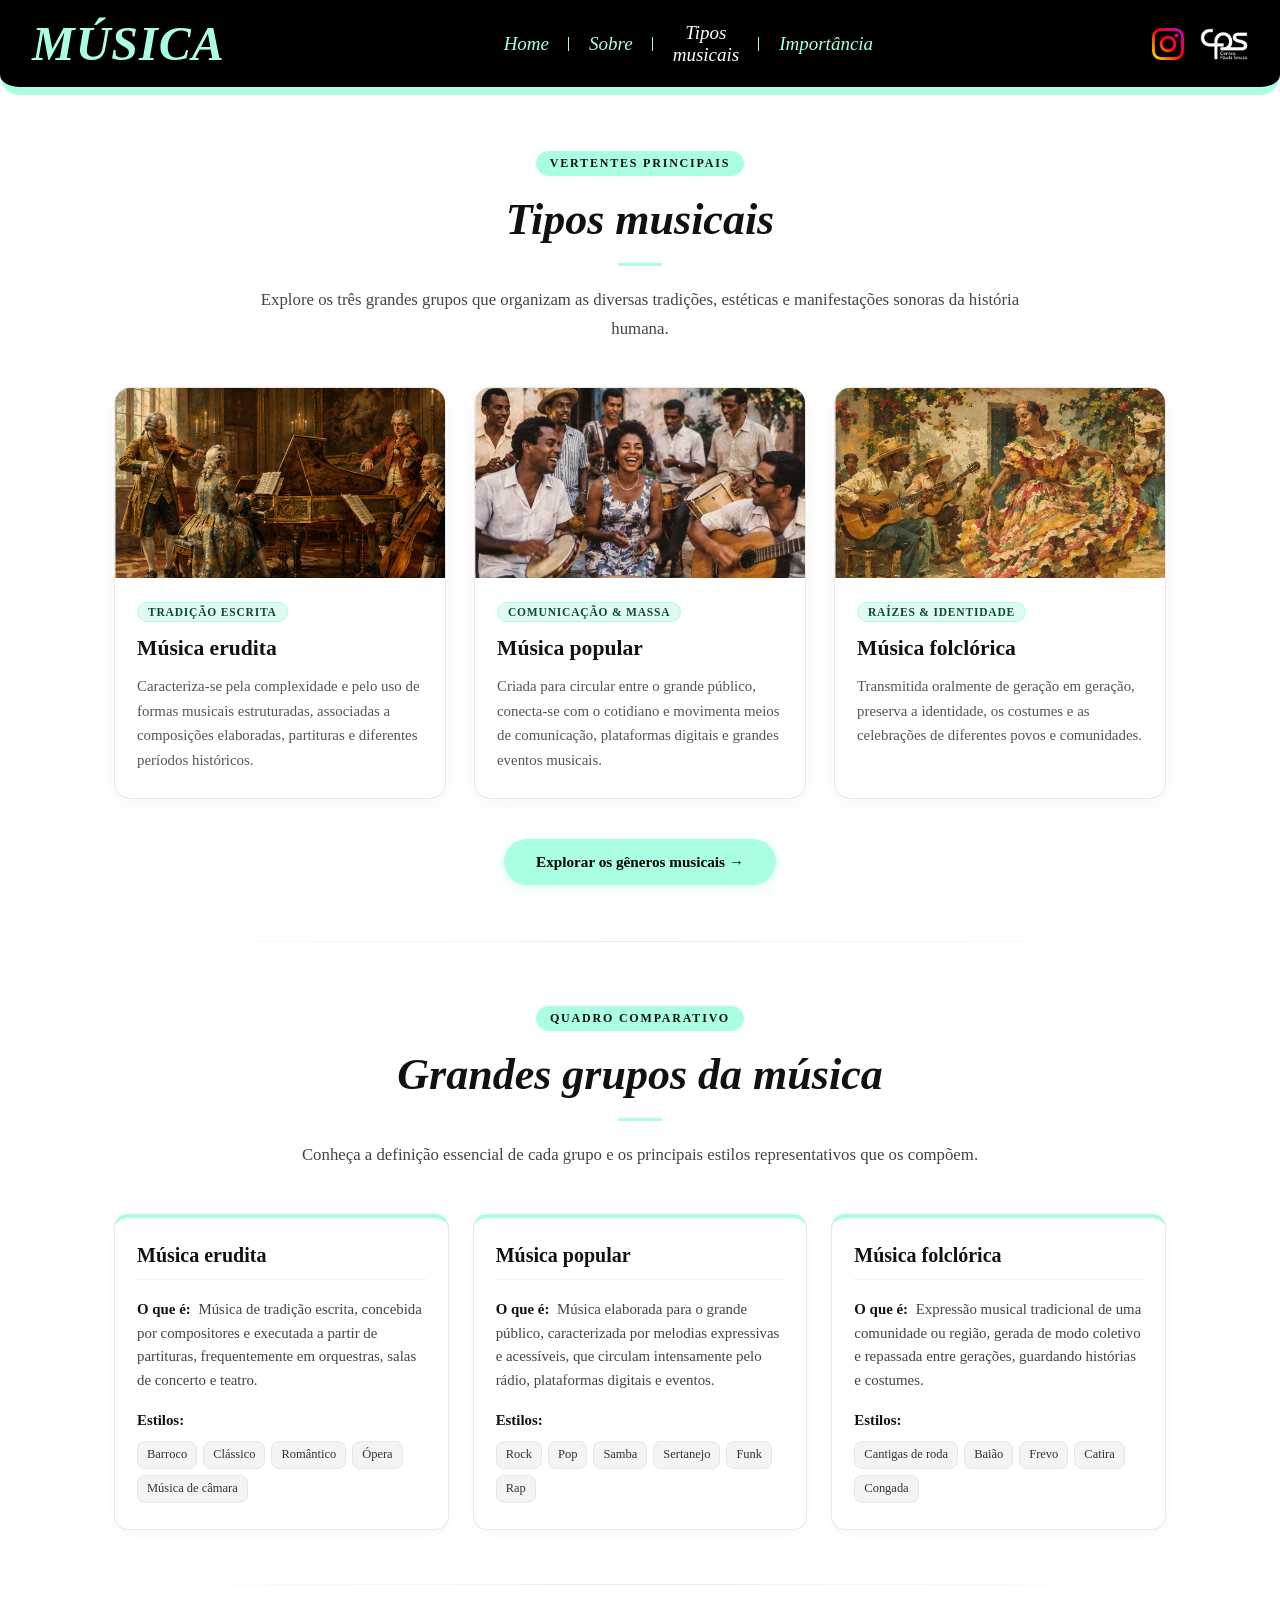
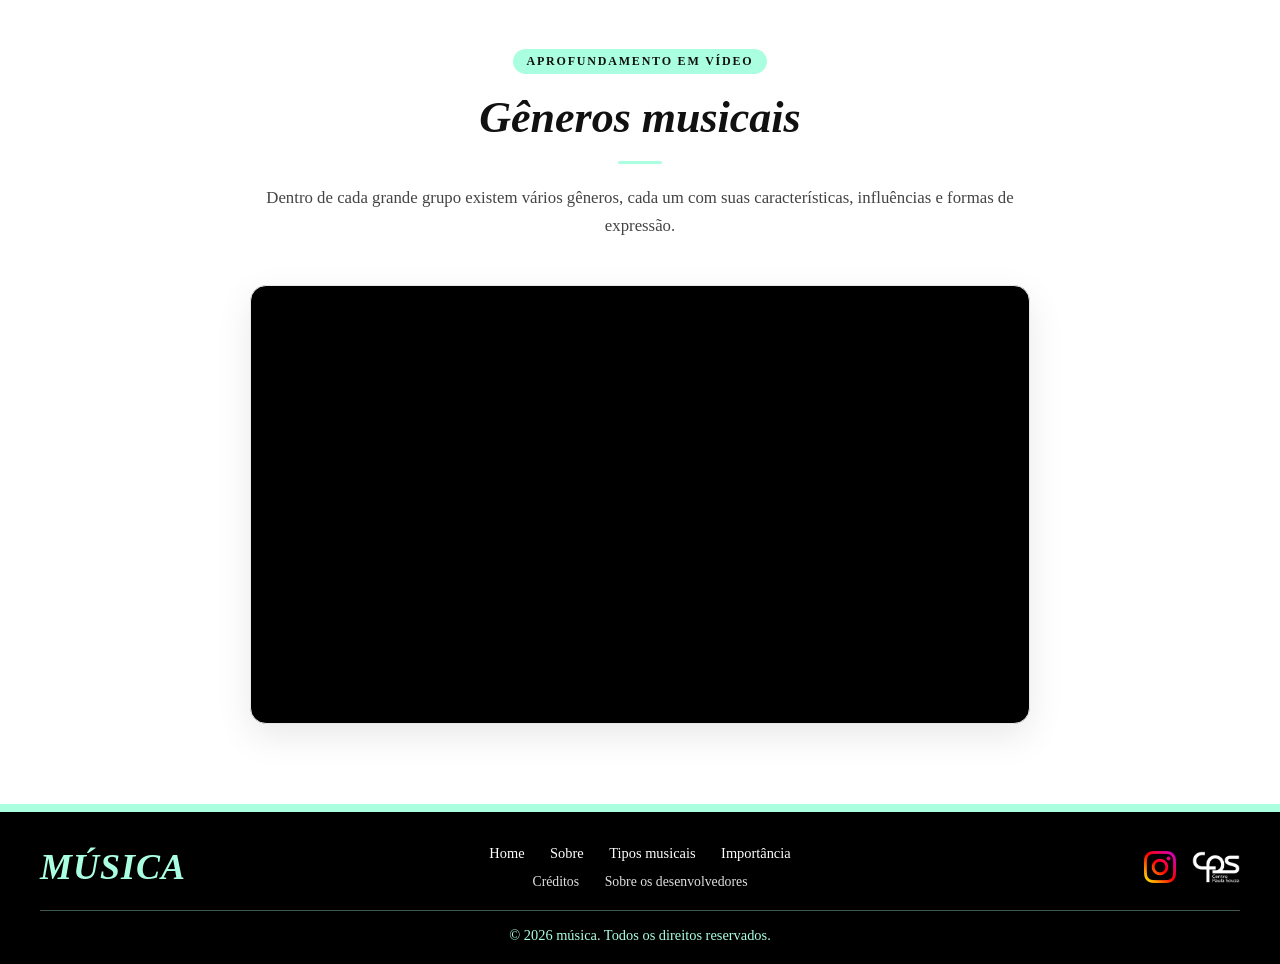
<file: tiposmusicas.html>
<!DOCTYPE html>
<html lang="pt-br">

<head>
    <meta charset="UTF-8">
    <meta name="viewport" content="width=device-width, initial-scale=1.0">
    <link rel="icon" type="image/png" href="assets/icon/Favicon2.png">
    <meta name="description" content="Conheça os grandes grupos da música: erudita, popular e folclórica, além dos principais gêneros musicais e suas origens.">
    <title>Música | Tipos musicais</title>
    <link rel="stylesheet" href="css/style.css">
    <link rel="stylesheet" href="css/tiposmusicas.css">
</head>

<body>
    <nav class="navbar">
        <div class="logo">MÚSICA</div>
        <ul class="nav-links">
            <li><a href="index.html">Home</a></li>
            <li><a href="sobre.html">Sobre</a></li>
            <li><a href="tiposmusicas.html" class="active">Tipos<br>musicais</a></li>
            <li><a href="importancia.html">Importância</a></li>
        </ul>
        <div class="nav-social">
            <a href="https://www.instagram.com/etecferrucio_no/" target="_blank" rel="noopener noreferrer" aria-label="Instagram da ETEC">
                <img src="assets/instagram.png" alt="Instagram da ETEC">
            </a>
            <a href="https://www.cps.sp.gov.br/cursos-etec/informatica-para-internet/" target="_blank" rel="noopener noreferrer" aria-label="Centro Paula Souza">
                <img src="assets/logo_cps_versao_br.png" alt="CPS">
            </a>
        </div>
    </nav>

    <main class="tipos-main">
        <section class="tipos-secao-cards" aria-labelledby="titulo-tipos">
            <header class="tipos-header">
                <span class="tipos-eyebrow">Vertentes Principais</span>
                <h1 id="titulo-tipos" class="tipos-titulo">Tipos musicais</h1>
                <div class="tipos-titulo-linha" aria-hidden="true"></div>
                <p class="tipos-subtitulo">
                    Explore os três grandes grupos que organizam as diversas tradições, estéticas e manifestações sonoras da história humana.
                </p>
            </header>

            <div class="tipos-cards-grid">
                <article class="tipos-card">
                    <div class="tipos-card-img-wrapper">
                        <img src="assets/musica-erudita.jpg" alt="Apresentação de orquestra e instrumentos clássicos" class="tipos-card-img">
                    </div>
                    <div class="tipos-card-conteudo">
                        <span class="tipos-card-tag">Tradição Escrita</span>
                        <h2 class="tipos-card-titulo">Música erudita</h2>
                        <p class="tipos-card-desc">
                            Caracteriza-se pela complexidade e pelo uso de formas musicais estruturadas, associadas a composições elaboradas, partituras e diferentes períodos históricos.
                        </p>
                    </div>
                </article>

                <article class="tipos-card">
                    <div class="tipos-card-img-wrapper">
                        <img src="assets/musica-popular.jpg" alt="Apresentação musical ao vivo com grande público" class="tipos-card-img">
                    </div>
                    <div class="tipos-card-conteudo">
                        <span class="tipos-card-tag">Comunicação &amp; Massa</span>
                        <h2 class="tipos-card-titulo">Música popular</h2>
                        <p class="tipos-card-desc">
                            Criada para circular entre o grande público, conecta-se com o cotidiano e movimenta meios de comunicação, plataformas digitais e grandes eventos musicais.
                        </p>
                    </div>
                </article>

                <article class="tipos-card">
                    <div class="tipos-card-img-wrapper">
                        <img src="assets/musica-folclorica.jpg" alt="Manifestação cultural e dança folclórica tradicional" class="tipos-card-img">
                    </div>
                    <div class="tipos-card-conteudo">
                        <span class="tipos-card-tag">Raízes &amp; Identidade</span>
                        <h2 class="tipos-card-titulo">Música folclórica</h2>
                        <p class="tipos-card-desc">
                            Transmitida oralmente de geração em geração, preserva a identidade, os costumes e as celebrações de diferentes povos e comunidades.
                        </p>
                    </div>
                </article>
            </div>

            <div class="tipos-btn-area">
                <a href="#grandes-grupos" class="tipos-btn-explorar" id="btn-explorar-generos">
                    Explorar os gêneros musicais &rarr;
                </a>
            </div>
        </section>

        <div class="tipos-divisor" aria-hidden="true"></div>

        <section id="grandes-grupos" class="tipos-secao-grupos" aria-labelledby="titulo-grandes-grupos">
            <header class="tipos-header">
                <span class="tipos-eyebrow">Quadro Comparativo</span>
                <h2 id="titulo-grandes-grupos" class="tipos-titulo">Grandes grupos da música</h2>
                <div class="tipos-titulo-linha" aria-hidden="true"></div>
                <p class="tipos-subtitulo">
                    Conheça a definição essencial de cada grupo e os principais estilos representativos que os compõem.
                </p>
            </header>

            <div class="tipos-grupos-grid">
                <div class="tipos-grupo-bloco">
                    <h3 class="tipos-grupo-nome">Música erudita</h3>
                    <div class="tipos-grupo-item">
                        <strong>O que é:</strong> Música de tradição escrita, concebida por compositores e executada a partir de partituras, frequentemente em orquestras, salas de concerto e teatro.
                    </div>
                    <div class="tipos-grupo-item">
                        <strong>Estilos:</strong>
                        <div class="tipos-grupo-estilos-tags">
                            <span class="tipos-estilo-pill">Barroco</span>
                            <span class="tipos-estilo-pill">Clássico</span>
                            <span class="tipos-estilo-pill">Romântico</span>
                            <span class="tipos-estilo-pill">Ópera</span>
                            <span class="tipos-estilo-pill">Música de câmara</span>
                        </div>
                    </div>
                </div>

                <div class="tipos-grupo-bloco">
                    <h3 class="tipos-grupo-nome">Música popular</h3>
                    <div class="tipos-grupo-item">
                        <strong>O que é:</strong> Música elaborada para o grande público, caracterizada por melodias expressivas e acessíveis, que circulam intensamente pelo rádio, plataformas digitais e eventos.
                    </div>
                    <div class="tipos-grupo-item">
                        <strong>Estilos:</strong>
                        <div class="tipos-grupo-estilos-tags">
                            <span class="tipos-estilo-pill">Rock</span>
                            <span class="tipos-estilo-pill">Pop</span>
                            <span class="tipos-estilo-pill">Samba</span>
                            <span class="tipos-estilo-pill">Sertanejo</span>
                            <span class="tipos-estilo-pill">Funk</span>
                            <span class="tipos-estilo-pill">Rap</span>
                        </div>
                    </div>
                </div>

                <div class="tipos-grupo-bloco">
                    <h3 class="tipos-grupo-nome">Música folclórica</h3>
                    <div class="tipos-grupo-item">
                        <strong>O que é:</strong> Expressão musical tradicional de uma comunidade ou região, gerada de modo coletivo e repassada entre gerações, guardando histórias e costumes.
                    </div>
                    <div class="tipos-grupo-item">
                        <strong>Estilos:</strong>
                        <div class="tipos-grupo-estilos-tags">
                            <span class="tipos-estilo-pill">Cantigas de roda</span>
                            <span class="tipos-estilo-pill">Baião</span>
                            <span class="tipos-estilo-pill">Frevo</span>
                            <span class="tipos-estilo-pill">Catira</span>
                            <span class="tipos-estilo-pill">Congada</span>
                        </div>
                    </div>
                </div>
            </div>
        </section>

        <div class="tipos-divisor" aria-hidden="true"></div>

        <section id="generos" class="tipos-secao-generos" aria-labelledby="titulo-generos">
            <header class="tipos-header">
                <span class="tipos-eyebrow">Aprofundamento em Vídeo</span>
                <h2 id="titulo-generos" class="tipos-titulo">Gêneros musicais</h2>
                <div class="tipos-titulo-linha" aria-hidden="true"></div>
                <p class="tipos-subtitulo">
                    Dentro de cada grande grupo existem vários gêneros, cada um com suas características, influências e formas de expressão.
                </p>
            </header>

            <div class="tipos-video-wrapper">
                <iframe
                    class="tipos-video-iframe"
                    src="https://www.youtube.com/embed/TLISLEOI5Jc?si=X1TTwj9L6EZuLAUC"
                    title="Vídeo educativo sobre gêneros musicais"
                    allow="accelerometer; autoplay; clipboard-write; encrypted-media; gyroscope; picture-in-picture; web-share"
                    referrerpolicy="strict-origin-when-cross-origin"
                    allowfullscreen
                    loading="lazy">
                </iframe>
            </div>
        </section>
    </main>

    <footer class="footer">
        <div class="footer-topo">
            <div class="footer-logo">MÚSICA</div>

            <div class="footer-nav">
                <ul class="footer-links">
                    <li><a href="index.html">Home</a></li>
                    <li><a href="sobre.html">Sobre</a></li>
                    <li><a href="tiposmusicas.html">Tipos musicais</a></li>
                    <li><a href="importancia.html">Importância</a></li>
                </ul>
                <ul class="footer-links footer-links-sub">
                    <li><a href="Creditos.html">Créditos</a></li>
                    <li><a href="desenvolvedores.html">Sobre os desenvolvedores</a></li>
                </ul>
            </div>

            <div class="footer-social">
                <a href="https://www.instagram.com/etecferrucio_no/" target="_blank" rel="noreferrer"><img src="assets/instagram.png" alt="Instagram"></a>
                <a href="SobreEtec.html"><img src="assets/logo_cps_versao_br.png" alt="CPS"></a>
            </div>
        </div>
        <p class="footer-copyright">&copy; 2026 música. Todos os direitos reservados.</p>
    </footer>
</body>

</html>
</file>
<file: css/style.css>
:root {
    --cor-principal: #000000;
    --cor-menta: #AAFFE1;
    --cor-shadow: #ffffff;
}

* {
    margin: 0;
    padding: 0;
    box-sizing: border-box;
}

body {
    font-family: var(--fonte-principal, Georgia, serif);
    min-height: 100vh;
    display: flex;
    flex-direction: column;
}

.navbar {
    display: flex;
    flex-wrap: wrap;
    align-items: center;
    justify-content: space-between;
    gap: 1rem;
    padding: 1rem 2rem;
    background-color: var(--cor-principal);
    color: var(--cor-menta);
    border-bottom: 8px solid var(--cor-menta);
    border-radius: 0 0 20px 20px;
}

.logo {
    font-size: 3rem;
    font-style: italic;
    font-weight: bold;
    letter-spacing: 1px;
}

.nav-links {
    display: flex;
    align-items: center;
    list-style: none;
    font-style: italic;
    font-size: 19px;
    text-align: center;
}

.nav-links li {
    position: relative;
    padding: 0 1.25rem;
}

.nav-links li:not(:last-child)::after {
    content: "";
    position: absolute;
    top: 50%;
    right: 0;
    width: 1px;
    height: 14px;
    background-color: var(--cor-menta);
    transform: translateY(-50%);
}

.nav-links a {
    color: var(--cor-menta);
    text-decoration: none;
    transition: color 0.3s ease;
}

.nav-links a:hover {
    color: var(--cor-shadow);
}

nav a.active {
    color: var(--cor-shadow);
}

.nav-social {
    display: flex;
    align-items: center;
    gap: 1rem;
}

.nav-social img {
    display: block;
    width: 32px;
    height: 32px;
    object-fit: contain;
}

.nav-social a:last-child img {
    width: 48px;
}

.hero {
    background-color: var(--cor-principal);
    padding: 3rem 2rem;
    border-radius: 20px;
    margin: 20px 10px;
}

.hero-intro {
    color: var(--cor-menta);
    font-size: 1.1rem;
    margin-bottom: 2rem;
}

.hero-card {
    width: 90%;
    max-width: 1000px;
    margin: 0 auto 1.5rem;
    padding: 2rem;
    background-color: var(--cor-menta);
    color: var(--cor-principal);
    border-radius: 20px;
}

.hero-card h2 {
    font-size: 1.6rem;
    margin-bottom: 1rem;
}

.hero-card p {
    line-height: 1.5;
    margin-bottom: 1rem;
}

.hero-sobre {
    position: relative;

    display: flex;
    align-items: center;
    justify-content: space-between;
    gap: 40px;

    width: 100%;
    padding: 50px 6% 110px;
    margin: 20px 0;

    background-color: #ffffff;
    border-radius: 20px;
}

.hero-sobre .hero-card {
    flex: 1;
    width: auto;
    min-width: 0;
    max-width: none;

    margin: 0;
    padding: 2rem;

    background-color: #ffffff;
}


.galeria {
    flex: 1;
    width: 100%;
    max-width: 420px;
    min-width: 0;

    display: grid;
    grid-template-columns: repeat(2, minmax(0, 1fr));
    gap: 12px;
}

.galeria img {
    display: block;
    width: 100%;
    aspect-ratio: 1 / 1;
    object-fit: cover;
    border-radius: 12px;
}


.hero-botoes {
    display: flex;
    justify-content: center;
    align-items: center;

    width: 100%;
    max-width: none;
    margin: 25px 0 0;
    gap: 0.8rem;
}

.bnt-pill {
    display: block;
    width: 280px;
    max-width: 100%;

    padding: 0.7rem 1.5rem;

    background-color: var(--cor-menta);
    color: var(--cor-principal);
    text-decoration: none;
    text-align: center;
    font-weight: bold;

    border-radius: 17px;
    opacity: 1;
    transition: opacity 0.3s ease;
}

.bnt-pill:hover,
.bnt-pill:focus,
.bnt-pill:visited {
    color: var(--cor-principal);
    opacity: 1;
}


.hero-sobre .hero-botoes {
    position: absolute;
    left: 50%;
    bottom: 25px;
    transform: translateX(-50%);

    width: 280px;
    max-width: 90%;
    margin: 0;
}

.hero-sobre .hero-botoes .bnt-pill {
    width: 100%;
    max-width: 100%;
}

.botao-saiba-mais {
    display: flex;
    flex-direction: column;
    gap: 0.8rem;
    max-width: 280px;
    margin: 2rem auto 0;
}

.btn {
    display: inline-block;
    margin-top: 25px;
    padding: 15px 25px;

    background-color: #a8f5d8;
    color: #222;
    text-decoration: none;
    text-align: center;

    border-radius: 10px;
    font-size: 1rem;
}

.btn:hover {
    background-color: #7eeac3;
}


.tipos {
    max-width: 900px;
    margin: 0 auto;
    padding: 40px 20px;
    background-color: #ffffff;
    text-align: center;
}

.tipos h2 {
    font-size: 2rem;
    margin-bottom: 20px;
}

.cards {
    display: flex;
    flex-wrap: wrap;
    gap: 6px;
    justify-content: center;
}

.card {
    flex: 1 1 200px;
    min-width: 0;
    margin-top: 15px;
    padding: 20px 15px;

    background-color: #7978783f;
    border-radius: 10px;
}

.card h3 {
    color: #888;
    font-size: 1.5rem;
    margin-bottom: 15px;
}

.card img {
    display: block;
    width: 100%;
    max-width: 100%;
    height: 150px;
    object-fit: cover;
    border-radius: 12px;
}

.tipos-musicais .card img {
    width: 108%;
    max-width: none;
    margin-left: -8%;
    clip-path: inset(0 0 0 8%);
}

.importancia .card img {
    width: 64px;
    height: 64px;
    margin: 0 auto;
    object-fit: contain;
    border-radius: 0;
}

.card p {
    font-size: 0.85rem;
    color: #555;
    line-height: 1.4;
    margin-top: 15px;
}

.tabela-container {
    max-width: 900px;
    margin: 50px auto;
    padding: 0 20px;
    font-family: 'Times New Roman', Times, serif; 
    text-align: center;
}

.tabela-container h2 {
    font-size: 2.2rem;
    font-weight: bold;
    margin-bottom: 30px;
    color: #000000;
}

.tabela-subdivisoes {
    width: 60%;
    margin: 0 auto;
    margin-top: 30px;
    margin-bottom: 30px;
    border-collapse: collapse;
    border: 2px solid #000000; 
    background-color: #ffffff;
}


.tabela-subdivisoes th, 
.tabela-subdivisoes td {
    border: 3px solid #000000; 
    padding: 25px 20px;
}


.tabela-subdivisoes th {
    font-size: 1.3rem;
    font-weight: bold;
    color: #000000;
    text-align: center;
}


.tabela-subdivisoes td {
    font-size: 1rem;
    line-height: 1.6;
    text-align: justify; 
    vertical-align: top;
}


.generos {
    max-width: 900px;
    margin: 50px auto 0;
    padding: 0 20px;
    text-align: center;
}

.generos h2 {
    font-size: 2.2rem;
    font-weight: bold;
    margin-bottom: 15px;
    color: #000000;
}

.generos p {
    font-size: 1.1rem;
    line-height: 1.6;
    color: #333;
    max-width: 600px;
    margin: 0 auto;
}



.creditos {
    margin: 40px 10px 20px;
    padding: 2rem 3rem 3rem;
    background-color: var(--cor-principal);
    border-radius: 20px;
}

.creditos h2 {
    margin-bottom: 1.5rem;
    color: var(--cor-menta);
    font-size: 2rem;
    text-align: left;
}

.creditos-painel {
    max-width: 800px;
    margin: 0 auto;
    padding: 1.5rem;
    background-color: #ffffff;
    border-radius: 16px;
}

.creditos-painel:not(:last-child) {
    margin-bottom: 24px;
}



.creditos-badge {
    display: inline-block;
    background-color: var(--cor-principal);
    color: var(--cor-menta);
    padding: 4px 12px;
    border-radius: 20px;
    font-size: 0.75rem;
    font-weight: bold;
    letter-spacing: 0.5px;
    margin-bottom: 8px;
    border: 1px solid var(--cor-menta);
}

.creditos-capa-container {
    position: relative;
    border-radius: 14px;
    overflow: hidden;
    margin: 15px 0;
    box-shadow: 0 4px 15px rgba(0, 0, 0, 0.1);
    background-color: #000000;
}

.creditos-capa-img {
    width: 100%;
    height: 320px;
    object-fit: cover;
    object-position: center;
    display: block;
    transition: transform 0.4s ease;
}

.creditos-capa-container:hover .creditos-capa-img {
    transform: scale(1.02);
}

.creditos-capa-legenda {
    position: absolute;
    bottom: 0;
    left: 0;
    right: 0;
    padding: 24px 20px 16px;
    background: linear-gradient(to top, rgba(0, 0, 0, 0.85) 0%, rgba(0, 0, 0, 0.4) 60%, transparent 100%);
    color: #ffffff;
}

.creditos-capa-legenda h4 {
    color: #ffffff;
    font-size: 1.25rem;
    font-weight: bold;
    margin-bottom: 4px;
    text-shadow: 0 2px 4px rgba(0, 0, 0, 0.6);
}

.creditos-capa-legenda p {
    color: var(--cor-menta);
    font-size: 0.85rem;
    margin: 0;
}

.creditos-curso-detalhes {
    display: grid;
    grid-template-columns: repeat(3, minmax(0, 1fr));
    gap: 12px;
    margin-top: 15px;
}

.curso-detalhe-item {
    display: flex;
    align-items: center;
    gap: 10px;
    padding: 12px 14px;
    background-color: #f8fafc;
    border: 1px solid #e2e8f0;
    border-radius: 10px;
}

.detalhe-icon {
    font-size: 1.4rem;
    flex-shrink: 0;
}

.curso-detalhe-item strong {
    display: block;
    color: #1e293b;
    font-size: 0.75rem;
    text-transform: uppercase;
    letter-spacing: 0.5px;
}

.curso-detalhe-item span {
    color: #64748b;
    font-size: 0.85rem;
}

.creditos-painel h3 {
    font-size: 1.1rem;
    margin-bottom: 0.25rem;
}

.creditos-painel > p {
    font-size: 0.8rem;
    color: #666;
    margin-bottom: 1rem;
}

.creditos-cards {
    display: grid;
    grid-template-columns: repeat(3, minmax(0, 1fr));
    gap: 16px;
}

.creditos-card {
    display: flex;
    flex-direction: column;
    align-items: center;
    text-align: center;
    background-color: #f8fafc;
    border: 1px solid #e2e8f0;
    border-radius: 14px;
    padding: 1.25rem 1rem;
    box-shadow: 0 2px 6px rgba(0, 0, 0, 0.04);
    transition: transform 0.2s ease, box-shadow 0.2s ease;
}

.creditos-card:hover {
    transform: translateY(-4px);
    box-shadow: 0 8px 18px rgba(0, 0, 0, 0.08);
}

.creditos-card img {
    width: 130px;
    height: 130px;
    max-width: 100%;
    object-fit: cover;
    object-position: center 20%;
    border-radius: 50%;
    border: 3px solid var(--cor-menta);
    box-shadow: 0 4px 10px rgba(0, 0, 0, 0.12);
    margin-bottom: 0.85rem;
    background-color: #e2e8f0;
}

.creditos-card h4 {
    font-size: 1.05rem;
    color: #111;
    margin-bottom: 0.35rem;
    font-weight: 600;
}

.creditos-card p {
    font-size: 0.85rem;
    color: #666;
    margin: 0;
}

.footer {
    width: 100%;
    margin-top: auto;
    padding: 2rem 2.5rem 1.25rem;

    background-color: var(--cor-principal);
    color: var(--cor-menta);
    border-top: 8px solid var(--cor-menta);
}

.footer-topo {
    display: grid;
    grid-template-columns: minmax(max-content, 1fr) auto minmax(max-content, 1fr);
    align-items: center;
    gap: 1.5rem 2rem;
}

.footer-logo {
    font-size: 2.25rem;
    font-style: italic;
    font-weight: bold;
    letter-spacing: 1px;
    white-space: nowrap;
    justify-self: start;
}

.footer-nav {
    display: flex;
    flex-direction: column;
    align-items: center;
    justify-content: center;
    gap: 0.65rem;
    text-align: center;
    justify-self: center;
    min-width: 0;
}

.footer-links {
    display: flex;
    justify-content: center;
    align-items: center;
    flex-wrap: wrap;
    list-style: none;
    gap: 0.75rem 1.6rem;
    text-align: center;
    padding: 0;
    margin: 0;
    min-width: 0;
}

.footer-links a {
    color: var(--cor-shadow);
    text-decoration: none;
    font-size: 0.9rem;
    transition: color 0.3s ease;
    white-space: nowrap;
}

.footer-links a:hover {
    color: var(--cor-menta);
}

.footer-links-sub a {
    font-size: 0.86rem;
    color: rgba(255, 255, 255, 0.88);
}

.footer-links-sub a:hover {
    color: var(--cor-menta);
}

.footer-social {
    display: flex;
    align-items: center;
    justify-content: flex-end;
    justify-self: end;
    gap: 1rem;
    white-space: nowrap;
}

.footer-social img {
    display: block;
    width: 30px;
    height: 36px;
    object-fit: contain;
}

.footer-social img[alt="Instagram"] {
    width: 32px;
}

.footer-social img[alt="CPS"] {
    width: 48px;
}

.footer-copyright {
    margin-top: 1.25rem;
    padding-top: 1rem;

    border-top: 1px solid rgb(170 255 225 / 35%);
    text-align: center;
    font-size: 0.9rem;
}

/* =========================
   RESPONSIVIDADE
========================= */

@media (max-width: 800px) {
    .navbar {
        justify-content: center;
        padding: 1rem;
    }

    .nav-links {
        flex-wrap: wrap;
        justify-content: center;
    }

    .nav-links li {
        padding: 0.35rem 0.75rem;
    }
}

@media (max-width: 920px) {
    .footer {
        padding: 1.75rem 1.25rem 1rem;
    }

    .footer-topo {
        grid-template-columns: 1fr;
        justify-items: center;
        gap: 1.25rem;
        text-align: center;
    }

    .footer-logo {
        justify-self: center;
    }

    .footer-social {
        justify-self: center;
    }

    .footer-copyright {
        margin-top: 1.25rem;
    }
}

@media (max-width: 768px) {
    .hero-sobre {
        flex-direction: column;
        align-items: stretch;
        gap: 25px;
        padding: 30px 5% 100px;
    }

    .hero-sobre .hero-card {
        width: 100%;
        padding: 1rem;
    }

    .galeria {
        width: 100%;
        max-width: 420px;
        align-self: center;
    }

    .hero-sobre .hero-botoes {
        bottom: 20px;
    }

    .creditos {
        padding: 1.75rem 1.25rem 2rem;
    }

    .creditos-cards {
        grid-template-columns: repeat(auto-fit, minmax(180px, 1fr));
        gap: 14px;
    }

    .creditos-capa-img {
        height: 220px;
    }

    .creditos-curso-detalhes {
        grid-template-columns: 1fr;
    }

    .creditos-capa-legenda h4 {
        font-size: 1.05rem;
    }
}

@media (max-width: 520px) {
    .creditos-cards {
        grid-template-columns: 1fr;
    }

    .creditos-capa-img {
        height: 180px;
    }
}
</file>
<file: css/home.css>
.home-main {
    max-width: 1100px;
    margin: 0 auto;
    padding: 0 24px 60px;
}

.home-hero {
    display: grid;
    grid-template-columns: 1fr 1fr;
    align-items: center;
    gap: 48px;
    padding: 64px 0 56px;
}

.home-hero-eyebrow {
    display: inline-block;
    font-size: 0.72rem;
    font-weight: 700;
    letter-spacing: 1.5px;
    text-transform: uppercase;
    color: #000000;
    background-color: #AAFFE1;
    padding: 4px 12px;
    border-radius: 20px;
    margin-bottom: 20px;
}

.home-hero-titulo {
    font-size: clamp(2rem, 4vw, 2.9rem);
    font-weight: 700;
    font-style: italic;
    font-family: Georgia, 'Times New Roman', serif;
    color: #111111;
    line-height: 1.2;
    margin-bottom: 20px;
}

.home-hero-descricao {
    font-size: 1.05rem;
    color: #444444;
    line-height: 1.7;
    margin-bottom: 24px;
    max-width: 480px;
}

.home-hero-frase {
    display: inline-block;
    font-size: 1rem;
    font-style: italic;
    color: #1e1e1e;
    padding: 10px 18px;
    border-left: 3px solid #AAFFE1;
    background-color: #f0fdf8;
    border-radius: 0 8px 8px 0;
}

.home-hero-imagem {
    display: flex;
    justify-content: center;
    align-items: center;
}

.home-hero-imagem img {
    width: 100%;
    max-width: 500px;
    height: 360px;
    object-fit: cover;
    object-position: center;
    border-radius: 20px;
    box-shadow: 0 8px 30px rgba(0, 0, 0, 0.08);
}

.home-boas-vindas {
    background-color: #f0fdf8;
    border: 1px solid #c7f9e3;
    border-radius: 18px;
    padding: 36px 40px;
    margin-bottom: 64px;
}

.home-boas-vindas-inner {
    display: flex;
    align-items: flex-start;
    gap: 28px;
    max-width: 860px;
    margin: 0 auto;
}

.home-bv-icone {
    flex-shrink: 0;
    width: 48px;
    height: 48px;
    display: flex;
    align-items: center;
    justify-content: center;
    background-color: #AAFFE1;
    border-radius: 12px;
    padding: 10px;
}

.home-bv-icone img {
    width: 28px;
    height: 28px;
    object-fit: contain;
    filter: brightness(0);
}

.home-bv-titulo {
    font-size: 1.35rem;
    font-weight: 700;
    font-style: italic;
    font-family: Georgia, 'Times New Roman', serif;
    color: #111111;
    margin-bottom: 10px;
}

.home-bv-desc {
    font-size: 0.97rem;
    color: #444444;
    line-height: 1.7;
    margin: 0;
}

.home-conteudo {
    margin-bottom: 48px;
}

.home-conteudo-titulo {
    font-size: 0.78rem;
    font-weight: 700;
    letter-spacing: 2px;
    text-transform: uppercase;
    color: #888888;
    text-align: center;
    margin-bottom: 40px;
}

.home-conteudo-grid {
    display: grid;
    grid-template-columns: 1fr auto 1fr auto 1fr;
    align-items: start;
    gap: 0;
    background-color: #ffffff;
    border: 1px solid #e8f5f0;
    border-radius: 18px;
    overflow: hidden;
    box-shadow: 0 2px 12px rgba(0, 0, 0, 0.04);
}

.home-conteudo-divisor {
    width: 1px;
    background-color: #dff5ec;
    align-self: stretch;
    margin: 28px 0;
}

.home-conteudo-item {
    padding: 36px 32px;
    display: flex;
    flex-direction: column;
    gap: 12px;
    transition: background-color 0.2s ease;
}

.home-conteudo-item:hover {
    background-color: #f9fffe;
}

.home-conteudo-icone {
    font-size: 1.8rem;
    line-height: 1;
}

.home-conteudo-item h3 {
    font-size: 1.05rem;
    font-weight: 700;
    color: #111111;
    margin: 0;
}

.home-conteudo-item p {
    font-size: 0.9rem;
    color: #555555;
    line-height: 1.65;
    margin: 0;
}

.home-botoes {
    display: flex;
    justify-content: center;
    align-items: center;
    gap: 14px;
    flex-wrap: wrap;
    margin-top: 48px;
}

.home-btn {
    display: inline-block;
    padding: 13px 32px;
    border-radius: 40px;
    font-size: 0.95rem;
    font-weight: 600;
    text-decoration: none;
    text-align: center;
    transition: background-color 0.2s ease, box-shadow 0.2s ease, transform 0.15s ease;
    cursor: pointer;
    white-space: nowrap;
}

.home-btn-primario {
    background-color: #AAFFE1;
    color: #0d1a14;
    border: 2px solid #AAFFE1;
}

.home-btn-primario:hover {
    background-color: #85f5cb;
    border-color: #85f5cb;
    transform: translateY(-2px);
    box-shadow: 0 4px 14px rgba(170, 255, 225, 0.5);
}

.home-btn-secundario {
    background-color: #ffffff;
    color: #111111;
    border: 2px solid #AAFFE1;
}

.home-btn-secundario:hover {
    background-color: #f0fdf8;
    transform: translateY(-2px);
    box-shadow: 0 4px 14px rgba(170, 255, 225, 0.25);
}

/* Tablet */
@media (max-width: 860px) {
    .home-hero {
        grid-template-columns: 1fr;
        gap: 36px;
        padding: 44px 0 40px;
    }

    .home-hero-imagem {
        order: -1;
    }

    .home-hero-imagem img {
        height: 260px;
        max-width: 100%;
    }

    .home-hero-titulo {
        font-size: 2rem;
    }

    .home-conteudo-grid {
        grid-template-columns: 1fr;
    }

    .home-conteudo-divisor {
        width: auto;
        height: 1px;
        margin: 0 28px;
        align-self: auto;
    }

    .home-conteudo-item {
        padding: 28px 28px;
    }

    .home-boas-vindas {
        padding: 28px 24px;
    }
}

/* Mobile */
@media (max-width: 520px) {
    .home-main {
        padding: 0 16px 40px;
    }

    .home-hero {
        padding: 32px 0 28px;
    }

    .home-hero-imagem img {
        height: 210px;
        border-radius: 14px;
    }

    .home-hero-titulo {
        font-size: 1.7rem;
    }

    .home-hero-descricao {
        font-size: 0.96rem;
    }

    .home-boas-vindas-inner {
        flex-direction: column;
        gap: 16px;
    }

    .home-btn {
        width: 100%;
        max-width: 320px;
    }

    .home-conteudo-item {
        padding: 22px 20px;
    }
}
</file>
<file: css/creditos.css>
.cr-main {
    max-width: 1100px;
    margin: 0 auto;
    padding: 52px 24px 80px;
    width: 100%;
}


.cr-header {
    margin-bottom: 48px;
    text-align: center;
}

.cr-header-content {
    display: flex;
    align-items: center;
    justify-content: center;
    gap: 32px;
    max-width: 860px;
    margin: 0 auto;
}

.cr-header-logo-box {
    flex-shrink: 0;
    width: 110px;
    height: 110px;
    display: flex;
    align-items: center;
    justify-content: center;
    background-color: #0b0b12;
    border: 2px solid var(--cor-menta, #AAFFE1);
    border-radius: 18px;
    padding: 6px;
    box-shadow: 0 6px 20px rgba(0, 0, 0, 0.15);
    overflow: hidden;
    transition: transform 0.25s ease, box-shadow 0.25s ease;
}

.cr-header-logo-box:hover {
    transform: translateY(-2px) scale(1.02);
    box-shadow: 0 8px 26px rgba(170, 255, 225, 0.25);
}

.cr-curso-logo {
    width: 100%;
    height: 100%;
    object-fit: cover;
    object-position: center 20%;
    border-radius: 12px;
    display: block;
}

.cr-header-logo-box.cr-logo-placeholder {
    display: none;
}

.cr-header-textos {
    text-align: left;
}

.cr-header-eyebrow {
    display: inline-block;
    font-size: 0.72rem;
    font-weight: 700;
    letter-spacing: 1.8px;
    text-transform: uppercase;
    color: #0c4a34;
    background-color: #dffbf1;
    border: 1px solid var(--cor-menta, #AAFFE1);
    padding: 4px 12px;
    border-radius: 14px;
    margin-bottom: 10px;
}

.cr-header-titulo {
    font-size: clamp(2rem, 3.8vw, 2.75rem);
    font-weight: 700;
    font-style: italic;
    font-family: Georgia, 'Times New Roman', serif;
    color: #111111;
    line-height: 1.2;
    margin-bottom: 10px;
}

.cr-header-linha {
    width: 44px;
    height: 3px;
    background-color: var(--cor-menta, #AAFFE1);
    border-radius: 2px;
    margin-bottom: 12px;
}

.cr-header-subtitulo {
    font-size: 1.05rem;
    color: #444444;
    line-height: 1.6;
    margin: 0;
}

.cr-secao-turma {
    background-color: #ffffff;
    border: 1px solid #e5e7eb;
    border-radius: 20px;
    padding: 36px 36px 32px;
    box-shadow: 0 4px 20px rgba(0, 0, 0, 0.03);
    margin-bottom: 56px;
}

.cr-turma-topo {
    text-align: center;
    max-width: 680px;
    margin: 0 auto 28px;
}

.cr-turma-badge {
    display: inline-block;
    font-size: 0.72rem;
    font-weight: 700;
    letter-spacing: 1.5px;
    text-transform: uppercase;
    color: #111111;
    background-color: var(--cor-menta, #AAFFE1);
    padding: 4px 12px;
    border-radius: 16px;
    margin-bottom: 12px;
}

.cr-turma-titulo {
    font-size: 1.65rem;
    font-weight: 700;
    font-family: Georgia, 'Times New Roman', serif;
    font-style: italic;
    color: #111111;
    margin-bottom: 10px;
}

.cr-turma-desc {
    font-size: 0.98rem;
    color: #555555;
    line-height: 1.65;
    margin: 0;
}

.cr-capa-wrapper {
    position: relative;
    border-radius: 14px;
    overflow: hidden;
    margin-bottom: 24px;
    box-shadow: 0 6px 20px rgba(0, 0, 0, 0.08);
    background-color: #000000;
}

.cr-capa-img {
    width: 100%;
    height: 380px;
    object-fit: cover;
    object-position: center;
    display: block;
    transition: transform 0.4s ease;
}

.cr-capa-wrapper:hover .cr-capa-img {
    transform: scale(1.02);
}

.cr-capa-overlay {
    position: absolute;
    bottom: 0;
    left: 0;
    right: 0;
    padding: 28px 24px 18px;
    background: linear-gradient(to top, rgba(0, 0, 0, 0.88) 0%, rgba(0, 0, 0, 0.45) 60%, transparent 100%);
    color: #ffffff;
}

.cr-capa-overlay h3 {
    font-size: 1.25rem;
    font-weight: 700;
    color: #ffffff;
    margin-bottom: 4px;
    text-shadow: 0 2px 4px rgba(0, 0, 0, 0.5);
}

.cr-capa-overlay p {
    font-size: 0.88rem;
    color: var(--cor-menta, #AAFFE1);
    margin: 0;
}

.cr-turma-detalhes {
    display: grid;
    grid-template-columns: repeat(3, 1fr);
    gap: 16px;
}

.cr-detalhe-item {
    display: flex;
    align-items: center;
    gap: 14px;
    padding: 16px 18px;
    background-color: #f9fafb;
    border: 1px solid #e5e7eb;
    border-radius: 12px;
    transition: border-color 0.2s ease, background-color 0.2s ease;
}

.cr-detalhe-item:hover {
    border-color: var(--cor-menta, #AAFFE1);
    background-color: #ffffff;
}

.cr-detalhe-icon {
    font-size: 1.5rem;
    flex-shrink: 0;
}

.cr-detalhe-textos strong {
    display: block;
    font-size: 0.72rem;
    font-weight: 700;
    text-transform: uppercase;
    letter-spacing: 0.8px;
    color: #111111;
    margin-bottom: 2px;
}

.cr-detalhe-textos span {
    font-size: 0.92rem;
    color: #4b5563;
}

.cr-secao-equipe {
    margin-bottom: 32px;
}

.cr-secao-header {
    text-align: center;
    max-width: 600px;
    margin: 0 auto 32px;
}

.cr-secao-eyebrow {
    display: inline-block;
    font-size: 0.72rem;
    font-weight: 700;
    letter-spacing: 1.8px;
    text-transform: uppercase;
    color: #0c4a34;
    background-color: #dffbf1;
    border: 1px solid var(--cor-menta, #AAFFE1);
    padding: 4px 12px;
    border-radius: 14px;
    margin-bottom: 10px;
}

.cr-secao-titulo {
    font-size: 1.85rem;
    font-weight: 700;
    font-family: Georgia, 'Times New Roman', serif;
    font-style: italic;
    color: #111111;
    margin-bottom: 8px;
}

.cr-secao-linha {
    width: 36px;
    height: 3px;
    background-color: var(--cor-menta, #AAFFE1);
    border-radius: 2px;
    margin: 0 auto 12px;
}

.cr-secao-desc {
    font-size: 0.95rem;
    color: #555555;
    margin: 0;
}

.cr-cards-grid-3 {
    display: grid;
    grid-template-columns: repeat(3, 1fr);
    gap: 24px;
}

.cr-cards-grid-2 {
    display: grid;
    grid-template-columns: repeat(2, 1fr);
    gap: 24px;
    max-width: 740px;
    margin: 0 auto;
}


.cr-card {
    background-color: #ffffff;
    border: 1px solid #e5e7eb;
    border-radius: 16px;
    padding: 32px 20px 26px;
    text-align: center;
    display: flex;
    flex-direction: column;
    align-items: center;
    box-shadow: 0 4px 16px rgba(0, 0, 0, 0.03);
    transition: transform 0.25s ease, box-shadow 0.25s ease, border-color 0.25s ease;
}

.cr-card:hover {
    transform: translateY(-4px);
    box-shadow: 0 12px 28px rgba(0, 0, 0, 0.07);
    border-color: var(--cor-menta, #AAFFE1);
}

.cr-card-avatar {
    width: 120px;
    height: 120px;
    border-radius: 50%;
    margin-bottom: 18px;
    border: 3px solid var(--cor-menta, #AAFFE1);
    box-shadow: 0 4px 14px rgba(0, 0, 0, 0.1);
    overflow: hidden;
    background-color: #f3f4f6;
    flex-shrink: 0;
}

.cr-card-avatar img {
    width: 100%;
    height: 100%;
    object-fit: cover;
    object-position: center 20%;
    display: block;
}

.cr-card-nome {
    font-size: 1.25rem;
    font-weight: 700;
    font-family: Georgia, 'Times New Roman', serif;
    color: #111111;
    margin-bottom: 6px;
}

.cr-card-funcao {
    font-size: 0.82rem;
    font-weight: 600;
    color: #0c4a34;
    background-color: #dffbf1;
    border: 1px solid #c0f6e3;
    padding: 4px 12px;
    border-radius: 12px;
    display: inline-block;
    line-height: 1.4;
    margin-top: auto;
}


.cr-espaco-secoes {
    height: 48px;
}


.cr-secao-logo-final {
    margin-top: 52px;
}

.cr-curso-banner {
    background: linear-gradient(135deg, #ffffff 0%, #f6fbf9 100%);
    border: 1px solid #e2ede8;
    border-left: 5px solid var(--cor-menta, #AAFFE1);
    border-radius: 20px;
    padding: 34px 40px;
    display: flex;
    align-items: center;
    gap: 36px;
    box-shadow: 0 4px 20px rgba(0, 0, 0, 0.03);
    transition: transform 0.25s ease, box-shadow 0.25s ease, border-color 0.25s ease;
}

.cr-curso-banner:hover {
    transform: translateY(-3px);
    box-shadow: 0 10px 30px rgba(0, 0, 0, 0.06);
    border-color: var(--cor-menta, #AAFFE1);
}

.cr-curso-logo-card {
    flex-shrink: 0;
    width: 150px;
    height: 190px;
    display: flex;
    flex-direction: column;
    align-items: center;
    justify-content: center;
    background-color: #0b0b12;
    border: 2px solid var(--cor-menta, #AAFFE1);
    border-radius: 18px;
    padding: 8px;
    box-shadow: 0 8px 24px rgba(0, 0, 0, 0.2), 0 0 16px rgba(170, 255, 225, 0.15);
    overflow: hidden;
    transition: transform 0.3s ease, box-shadow 0.3s ease;
}

.cr-curso-banner:hover .cr-curso-logo-card {
    transform: scale(1.02);
    box-shadow: 0 12px 28px rgba(0, 0, 0, 0.25), 0 0 20px rgba(170, 255, 225, 0.3);
}

.cr-curso-logo-img {
    width: 100%;
    height: 100%;
    object-fit: cover;
    object-position: center 25%;
    border-radius: 12px;
    display: block;
    transition: transform 0.35s ease;
}

.cr-curso-banner:hover .cr-curso-logo-img {
    transform: scale(1.04);
}

.cr-curso-logo-placeholder-aviso {
    display: none;
    text-align: center;
    font-size: 0.8rem;
    color: #555555;
}

.cr-curso-logo-card.cr-logo-pendente .cr-curso-logo-img {
    display: none;
}

.cr-curso-logo-card.cr-logo-pendente .cr-curso-logo-placeholder-aviso {
    display: flex;
    flex-direction: column;
    align-items: center;
    gap: 6px;
}

.cr-logo-aviso-icon {
    font-size: 1.8rem;
}

.cr-curso-logo-placeholder-aviso strong {
    font-size: 0.8rem;
    color: #111111;
    line-height: 1.3;
}

.cr-curso-logo-placeholder-aviso code {
    background-color: #edfdf6;
    border: 1px solid #c0f6e3;
    color: #0c4a34;
    padding: 2px 6px;
    border-radius: 6px;
    font-size: 0.72rem;
    word-break: break-all;
}

.cr-curso-info {
    flex: 1;
    min-width: 0;
}

.cr-curso-tag {
    display: inline-block;
    font-size: 0.72rem;
    font-weight: 700;
    letter-spacing: 1.6px;
    text-transform: uppercase;
    color: #0c4a34;
    background-color: #dffbf1;
    border: 1px solid var(--cor-menta, #AAFFE1);
    padding: 3px 10px;
    border-radius: 12px;
    margin-bottom: 8px;
}

.cr-curso-nome {
    font-size: 1.55rem;
    font-weight: 700;
    font-family: Georgia, 'Times New Roman', serif;
    font-style: italic;
    color: #111111;
    margin-bottom: 4px;
}

.cr-curso-instituicao {
    font-size: 0.92rem;
    font-weight: 600;
    color: #0c4a34;
    margin-bottom: 10px;
}

.cr-curso-desc {
    font-size: 0.95rem;
    color: #555555;
    line-height: 1.6;
    margin: 0;
}

/* =========================================
   RESPONSIVIDADE
   ========================================= */

@media (max-width: 900px) {
    .cr-cards-grid-3 {
        grid-template-columns: repeat(2, 1fr);
        gap: 20px;
    }

    .cr-card:last-child {
        grid-column: span 2;
        max-width: 420px;
        margin: 0 auto;
        width: 100%;
    }

    .cr-turma-detalhes {
        grid-template-columns: 1fr;
        gap: 12px;
    }

    .cr-capa-img {
        height: 280px;
    }
}

@media (max-width: 680px) {
    .cr-main {
        padding: 36px 18px 60px;
    }

    .cr-header-content {
        flex-direction: column;
        text-align: center;
        gap: 20px;
    }

    .cr-header-textos {
        text-align: center;
    }

    .cr-header-linha {
        margin: 0 auto 12px;
    }

    .cr-secao-turma {
        padding: 24px 18px;
    }

    .cr-cards-grid-3,
    .cr-cards-grid-2 {
        grid-template-columns: 1fr;
        gap: 16px;
    }

    .cr-card:last-child {
        grid-column: span 1;
        max-width: none;
    }

    .cr-capa-img {
        height: 220px;
    }

    .cr-capa-overlay h3 {
        font-size: 1.05rem;
    }

    .cr-curso-banner {
        flex-direction: column;
        text-align: center;
        padding: 28px 20px;
        gap: 20px;
    }

    .cr-curso-logo-card {
        width: 100%;
        max-width: 200px;
    }
}
</file>
<file: css/desenvolvedores.css>
.dev-main {
    max-width: 1100px;
    margin: 0 auto;
    padding: 56px 24px 80px;
    width: 100%;
}

.dev-header {
    text-align: center;
    max-width: 760px;
    margin: 0 auto 56px;
}

.dev-eyebrow {
    display: inline-block;
    font-size: 0.75rem;
    font-weight: 700;
    letter-spacing: 1.8px;
    text-transform: uppercase;
    color: #111111;
    background-color: var(--cor-menta, #AAFFE1);
    padding: 5px 14px;
    border-radius: 20px;
    margin-bottom: 18px;
}

.dev-titulo {
    font-size: clamp(2rem, 4vw, 2.85rem);
    font-weight: 700;
    font-style: italic;
    font-family: Georgia, 'Times New Roman', serif;
    color: #111111;
    line-height: 1.25;
    margin-bottom: 16px;
}

.dev-titulo-linha {
    width: 48px;
    height: 3px;
    background-color: var(--cor-menta, #AAFFE1);
    border-radius: 2px;
    margin: 0 auto 22px;
}

.dev-introducao {
    font-size: 1.08rem;
    color: #444444;
    line-height: 1.75;
}

.dev-grid {
    display: grid;
    grid-template-columns: repeat(3, 1fr);
    gap: 32px;
    margin-bottom: 60px;
}

.dev-card {
    background-color: #ffffff;
    border: 1px solid #e8e8e8;
    border-radius: 18px;
    padding: 36px 24px 30px;
    text-align: center;
    box-shadow: 0 8px 24px rgba(0, 0, 0, 0.04);
    transition: transform 0.3s ease, box-shadow 0.3s ease, border-color 0.3s ease;
    display: flex;
    flex-direction: column;
    align-items: center;
}

.dev-card:hover {
    transform: translateY(-6px);
    box-shadow: 0 16px 36px rgba(0, 0, 0, 0.08);
    border-color: var(--cor-menta, #AAFFE1);
}

.dev-avatar-wrapper {
    position: relative;
    width: 140px;
    height: 140px;
    margin-bottom: 22px;
    border-radius: 50%;
    padding: 4px;
    background: linear-gradient(135deg, var(--cor-menta, #AAFFE1) 0%, #000000 100%);
    box-shadow: 0 6px 18px rgba(0, 0, 0, 0.1);
}

.dev-avatar-img {
    width: 100%;
    height: 100%;
    border-radius: 50%;
    object-fit: cover;
    object-position: center top;
    display: block;
    background-color: #f0f0f0;
}

.dev-card-nome {
    font-size: 1.35rem;
    font-weight: 700;
    font-family: Georgia, 'Times New Roman', serif;
    color: #111111;
    margin-bottom: 8px;
}

.dev-card-cargo {
    display: inline-block;
    font-size: 0.78rem;
    font-weight: 700;
    letter-spacing: 0.5px;
    text-transform: uppercase;
    color: #0d4633;
    background-color: #d8faed;
    border: 1px solid #AAFFE1;
    padding: 4px 12px;
    border-radius: 14px;
    margin-bottom: 14px;
}

.dev-card-desc {
    font-size: 0.95rem;
    color: #555555;
    line-height: 1.6;
    margin-top: auto;
}

.dev-banner-creditos {
    background-color: #fafafa;
    border: 1px solid #ebebeb;
    border-left: 5px solid var(--cor-menta, #AAFFE1);
    border-radius: 14px;
    padding: 28px 32px;
    display: flex;
    align-items: center;
    justify-content: space-between;
    gap: 24px;
    box-shadow: 0 4px 16px rgba(0, 0, 0, 0.03);
}

.dev-banner-texto h3 {
    font-size: 1.2rem;
    font-weight: 700;
    font-family: Georgia, 'Times New Roman', serif;
    color: #111111;
    margin-bottom: 6px;
}

.dev-banner-texto p {
    font-size: 0.95rem;
    color: #666666;
    line-height: 1.5;
    margin: 0;
}

.dev-banner-btn {
    display: inline-flex;
    align-items: center;
    justify-content: center;
    gap: 8px;
    padding: 12px 24px;
    background-color: #000000;
    color: var(--cor-menta, #AAFFE1);
    font-size: 0.88rem;
    font-weight: 700;
    text-decoration: none;
    border-radius: 30px;
    white-space: nowrap;
    transition: transform 0.25s ease, background-color 0.25s ease, color 0.25s ease;
}

.dev-banner-btn:hover {
    background-color: var(--cor-menta, #AAFFE1);
    color: #000000;
    transform: translateY(-2px);
}

/* =========================================
   RESPONSIVIDADE
   ========================================= */

@media (max-width: 900px) {
    .dev-grid {
        grid-template-columns: repeat(2, 1fr);
        gap: 24px;
    }

    .dev-banner-creditos {
        flex-direction: column;
        align-items: flex-start;
        text-align: left;
    }

    .dev-banner-btn {
        width: 100%;
        text-align: center;
    }
}

@media (max-width: 620px) {
    .dev-main {
        padding: 40px 18px 60px;
    }

    .dev-grid {
        grid-template-columns: 1fr;
        max-width: 380px;
        margin: 0 auto 48px;
    }

    .dev-header {
        margin-bottom: 40px;
    }

    .dev-titulo {
        font-size: 1.85rem;
    }

    .dev-banner-creditos {
        padding: 22px 20px;
    }
}
</file>
<file: css/importancia.css>
.imp-main {
    max-width: 1100px;
    margin: 0 auto;
    padding: 56px 24px 80px;
    width: 100%;
}


.imp-header {
    text-align: center;
    max-width: 760px;
    margin: 0 auto 52px;
}

.imp-eyebrow {
    display: inline-block;
    font-size: 0.75rem;
    font-weight: 700;
    letter-spacing: 1.8px;
    text-transform: uppercase;
    color: #111111;
    background-color: var(--cor-menta, #AAFFE1);
    padding: 5px 14px;
    border-radius: 20px;
    margin-bottom: 16px;
}

.imp-titulo {
    font-size: clamp(2rem, 4vw, 2.85rem);
    font-weight: 700;
    font-style: italic;
    font-family: Georgia, 'Times New Roman', serif;
    color: #111111;
    line-height: 1.2;
    margin-bottom: 16px;
}

.imp-titulo-linha {
    width: 44px;
    height: 3px;
    background-color: var(--cor-menta, #AAFFE1);
    border-radius: 2px;
    margin: 0 auto 20px;
}

.imp-subtitulo {
    font-size: 1.1rem;
    color: #444444;
    line-height: 1.6;
    max-width: 540px;
    margin: 0 auto;
}


.imp-cards-secao {
    margin-bottom: 60px;
}

.imp-cards-grid {
    display: grid;
    grid-template-columns: repeat(4, 1fr);
    gap: 20px;
}

.imp-card {
    display: flex;
    flex-direction: column;
    align-items: flex-start;
    text-align: left;
    padding: 30px 22px 26px;
    background-color: #ffffff;
    border: 1px solid #e5e7eb;
    border-radius: 16px;
    box-shadow: 0 4px 16px rgba(0, 0, 0, 0.03);
    transition: transform 0.25s ease, box-shadow 0.25s ease, border-color 0.25s ease;
}

.imp-card:hover {
    transform: translateY(-5px);
    box-shadow: 0 12px 28px rgba(0, 0, 0, 0.07);
    border-color: var(--cor-menta, #AAFFE1);
}

.imp-card-icone {
    width: 52px;
    height: 52px;
    display: flex;
    align-items: center;
    justify-content: center;
    background-color: #f2fcf7;
    border: 1px solid #d4f8eb;
    border-radius: 12px;
    margin-bottom: 20px;
    padding: 10px;
    transition: background-color 0.25s ease;
}

.imp-card:hover .imp-card-icone {
    background-color: #e5fbf2;
}

.imp-card-icone img {
    width: 28px;
    height: 28px;
    object-fit: contain;
    display: block;
}

.imp-card-titulo {
    font-size: 1.1rem;
    font-weight: 700;
    font-family: Georgia, 'Times New Roman', serif;
    color: #111111;
    margin-bottom: 12px;
    line-height: 1.3;
}

.imp-card-texto {
    font-size: 0.9rem;
    color: #555555;
    line-height: 1.65;
    margin: 0;
    text-align: left;
}

.imp-video-secao {
    background: linear-gradient(135deg, #ffffff 0%, #f6fbf9 100%);
    border: 1px solid #e2ece7;
    border-left: 5px solid var(--cor-menta, #AAFFE1);
    border-radius: 18px;
    padding: 44px 44px;
    box-shadow: 0 6px 24px rgba(0, 0, 0, 0.03);
    max-width: 960px;
    margin: 0 auto;
}

.imp-video-inner {
    display: flex;
    align-items: center;
    justify-content: space-between;
    gap: 48px;
}

.imp-video-texto {
    flex: 1;
    min-width: 0;
}

.imp-video-eyebrow {
    display: inline-block;
    font-size: 0.72rem;
    font-weight: 700;
    letter-spacing: 1.8px;
    text-transform: uppercase;
    color: #0c4a34;
    background-color: #dffbf1;
    border: 1px solid var(--cor-menta, #AAFFE1);
    padding: 4px 12px;
    border-radius: 14px;
    margin-bottom: 14px;
}

.imp-video-titulo {
    font-size: clamp(1.65rem, 3vw, 2.25rem);
    font-weight: 700;
    font-style: italic;
    font-family: Georgia, 'Times New Roman', serif;
    color: #111111;
    line-height: 1.25;
    margin-bottom: 12px;
}

.imp-video-desc {
    font-size: 1.02rem;
    color: #444444;
    line-height: 1.65;
    margin-bottom: 8px;
}

.imp-video-apoio {
    font-size: 0.92rem;
    color: #666666;
    line-height: 1.5;
    margin-bottom: 24px;
    font-style: italic;
}

.imp-btn {
    display: inline-flex;
    align-items: center;
    justify-content: center;
    gap: 8px;
    padding: 13px 30px;
    background-color: var(--cor-menta, #AAFFE1);
    color: #000000;
    font-size: 0.95rem;
    font-weight: 700;
    text-decoration: none;
    border-radius: 30px;
    box-shadow: 0 4px 14px rgba(170, 255, 225, 0.4);
    transition: background-color 0.25s ease, transform 0.2s ease, box-shadow 0.25s ease;
    white-space: nowrap;
}

.imp-btn:hover {
    background-color: #8aebd0;
    transform: translateY(-2px);
    box-shadow: 0 6px 18px rgba(170, 255, 225, 0.6);
}

.imp-video-play {
    flex-shrink: 0;
    display: flex;
    flex-direction: column;
    align-items: center;
    gap: 12px;
}

.imp-play-circulo {
    width: 84px;
    height: 84px;
    border-radius: 50%;
    background-color: #000000;
    display: flex;
    align-items: center;
    justify-content: center;
    box-shadow: 0 8px 24px rgba(0, 0, 0, 0.12);
    transition: transform 0.3s ease, background-color 0.3s ease;
}

.imp-play-circulo svg {
    width: 38px;
    height: 38px;
    margin-left: 4px;
}

.imp-video-secao:hover .imp-play-circulo {
    transform: scale(1.06);
    background-color: #1a1a1a;
}

.imp-play-label {
    font-size: 0.78rem;
    color: #0c4a34;
    font-weight: 700;
    letter-spacing: 0.5px;
    text-align: center;
    text-transform: uppercase;
}

/* =========================================
   RESPONSIVIDADE
   ========================================= */

@media (max-width: 960px) {
    .imp-cards-grid {
        grid-template-columns: repeat(2, 1fr);
        gap: 18px;
    }

    .imp-video-secao {
        padding: 36px 32px;
    }

    .imp-video-inner {
        gap: 32px;
    }
}

@media (max-width: 680px) {
    .imp-main {
        padding: 40px 18px 60px;
    }

    .imp-header {
        margin-bottom: 38px;
    }

    .imp-titulo {
        font-size: 1.85rem;
    }

    .imp-cards-grid {
        grid-template-columns: 1fr;
        gap: 16px;
    }

    .imp-cards-secao {
        margin-bottom: 44px;
    }

    .imp-video-inner {
        flex-direction: column;
        text-align: center;
        gap: 28px;
    }

    .imp-video-texto {
        display: flex;
        flex-direction: column;
        align-items: center;
    }

    .imp-video-secao {
        padding: 32px 22px;
        border-left: 1px solid #e2ece7;
        border-top: 4px solid var(--cor-menta, #AAFFE1);
    }

    .imp-btn {
        width: 100%;
        max-width: 300px;
    }

    .imp-video-play {
        order: -1;
    }
}
</file>
<file: css/sobre.css>
.sobre-main {
    max-width: 1060px;
    margin: 0 auto;
    padding: 56px 24px 72px;
}

.sobre-secao {
    display: grid;
    grid-template-columns: 1fr 1fr;
    align-items: center;
    gap: 56px;
    margin-bottom: 0;
}

.sobre-secao--invertida .sobre-secao-visual {
    order: -1;
}

.sobre-eyebrow {
    display: inline-block;
    font-size: 0.7rem;
    font-weight: 700;
    letter-spacing: 1.8px;
    text-transform: uppercase;
    color: #555555;
    margin-bottom: 14px;
}

.sobre-titulo {
    font-size: clamp(1.75rem, 3.5vw, 2.6rem);
    font-weight: 700;
    font-style: italic;
    font-family: Georgia, 'Times New Roman', serif;
    color: #111111;
    line-height: 1.2;
    margin-bottom: 14px;
}

.sobre-titulo-linha {
    width: 40px;
    height: 3px;
    background-color: #AAFFE1;
    border-radius: 2px;
    margin-bottom: 20px;
}

.sobre-desc {
    font-size: 1.02rem;
    color: #444444;
    line-height: 1.75;
    margin-bottom: 28px;
    max-width: 440px;
}

/* Botão de ação */
.sobre-btn {
    display: inline-block;
    padding: 12px 28px;
    background-color: #AAFFE1;
    color: #0d1a14;
    font-size: 0.92rem;
    font-weight: 600;
    text-decoration: none;
    border-radius: 40px;
    border: 2px solid #AAFFE1;
    transition: background-color 0.2s ease, transform 0.15s ease, box-shadow 0.2s ease;
    white-space: nowrap;
}

.sobre-btn:hover {
    background-color: #85f5cb;
    border-color: #85f5cb;
    transform: translateY(-2px);
    box-shadow: 0 4px 14px rgba(170, 255, 225, 0.45);
    color: #0d1a14;
}

.sobre-secao-visual {
    display: flex;
    align-items: center;
    justify-content: center;
}

.sobre-imagem-grade {
    display: grid;
    grid-template-columns: 1fr 1fr;
    grid-template-rows: auto auto;
    gap: 10px;
    width: 100%;
    max-width: 440px;
}

.sobre-img {
    display: block;
    width: 100%;
    border-radius: 14px;
    object-fit: cover;
    background-color: #f4f4f4;
}

.sobre-img-principal {
    grid-column: 1 / -1;
    aspect-ratio: 16 / 9;
    object-position: center;
}

.sobre-img-secundaria {
    grid-column: 1 / -1;
    aspect-ratio: 16 / 6;
    object-fit: contain;
    object-position: center;
    background-color: #f8f8f8;
    padding: 8px;
}

.sobre-divisor {
    width: 100%;
    height: 1px;
    background: linear-gradient(to right, transparent, #dceee8, transparent);
    margin: 52px 0;
}

/* Tablet */
@media (max-width: 820px) {
    .sobre-main {
        padding: 40px 20px 56px;
    }

    .sobre-secao {
        grid-template-columns: 1fr;
        gap: 32px;
    }

    /* Na versão invertida, o texto vem primeiro em mobile */
    .sobre-secao--invertida .sobre-secao-visual {
        order: 1;
    }

    .sobre-secao-texto {
        order: -1;
    }

    .sobre-titulo {
        font-size: 1.8rem;
    }

    .sobre-imagem-grade {
        max-width: 100%;
    }

    .sobre-img-principal {
        aspect-ratio: 16 / 8;
    }

    .sobre-divisor {
        margin: 36px 0;
    }
}

/* Mobile */
@media (max-width: 520px) {
    .sobre-main {
        padding: 28px 16px 44px;
    }

    .sobre-titulo {
        font-size: 1.55rem;
    }

    .sobre-eyebrow {
        font-size: 0.65rem;
    }

    .sobre-desc {
        font-size: 0.95rem;
    }

    .sobre-btn {
        display: block;
        text-align: center;
        width: 100%;
        max-width: 320px;
    }

    .sobre-img-principal {
        aspect-ratio: 4 / 3;
        border-radius: 10px;
    }

    .sobre-img-secundaria {
        border-radius: 10px;
    }

    .sobre-divisor {
        margin: 28px 0;
    }
}
</file>
<file: css/sobreEtec.css>
/* ---------- Importação de Fonte ---------- */
@import url('https://fonts.googleapis.com/css2?family=Inter:wght@300;400;500;600;700&display=swap');

/* ---------- Variáveis locais ---------- */
:root {
    --etec-bg: #f5f7fa;
    --etec-card-bg: #ffffff;
    --etec-shadow: 0 8px 32px rgba(0, 0, 0, 0.08);
    --etec-shadow-hover: 0 20px 48px rgba(0, 0, 0, 0.14);
    --etec-radius: 20px;
    --etec-transition: 0.35s cubic-bezier(0.25, 0.46, 0.45, 0.94);
}

.etec-main {
    flex: 1;
    padding: 3rem 2rem 4rem;
    background-color: var(--etec-bg);
    font-family: 'Inter', Georgia, serif;
}

.etec-header {
    text-align: center;
    margin-bottom: 3rem;
}

.etec-header h1 {
    font-size: clamp(1.8rem, 4vw, 2.6rem);
    font-weight: 700;
    color: #111;
    letter-spacing: -0.5px;
    position: relative;
    display: inline-block;
}

.etec-header h1::after {
    content: '';
    display: block;
    width: 64px;
    height: 4px;
    background: var(--cor-menta, #AAFFE1);
    border-radius: 2px;
    margin: 0.6rem auto 0;
}

.etec-cards-grid {
    display: grid;
    grid-template-columns: repeat(auto-fit, minmax(300px, 1fr));
    gap: 2rem;
    max-width: 1000px;
    margin: 0 auto;
}

.etec-card {
    background-color: var(--etec-card-bg);
    border-radius: var(--etec-radius);
    box-shadow: var(--etec-shadow);
    padding: 2rem;
    display: flex;
    flex-direction: column;
    align-items: center;
    text-align: center;
    transition: transform var(--etec-transition), box-shadow var(--etec-transition);
    border: 1px solid rgba(0, 0, 0, 0.06);
    position: relative;
    overflow: hidden;
}

.etec-card::before {
    content: '';
    position: absolute;
    top: 0;
    left: 0;
    right: 0;
    height: 3px;
    background: linear-gradient(90deg, var(--cor-menta, #AAFFE1), #6ee7c7);
    opacity: 0;
    transition: opacity var(--etec-transition);
}

.etec-card:hover {
    transform: translateY(-8px);
    box-shadow: var(--etec-shadow-hover);
}

.etec-card:hover::before {
    opacity: 1;
}

.etec-card-img-wrapper {
    width: 100%;
    max-width: 240px;
    background-color: #f8f9fb;
    border-radius: 14px;
    padding: 1.25rem;
    margin-bottom: 1.5rem;
    display: flex;
    align-items: center;
    justify-content: center;
    min-height: 140px;
    border: 1px solid rgba(0, 0, 0, 0.06);
    transition: background-color var(--etec-transition);
}

.etec-card:hover .etec-card-img-wrapper {
    background-color: #f0fdf8;
}

.etec-card-img-wrapper img {
    display: block;
    max-width: 100%;
    max-height: 110px;
    object-fit: contain;
    transition: transform var(--etec-transition);
}

.etec-card:hover .etec-card-img-wrapper img {
    transform: scale(1.04);
}

.etec-card-img-wrapper--foto {
    padding: 0;
    overflow: hidden;
    min-height: 160px;
    max-width: 100%;
}

.etec-card-img-wrapper--foto img {
    width: 100%;
    height: 160px;
    max-height: none;
    object-fit: cover;
    border-radius: 14px;
    transition: transform var(--etec-transition);
}

.etec-card:hover .etec-card-img-wrapper--foto img {
    transform: scale(1.04);
}

.etec-card p {
    font-size: 0.97rem;
    line-height: 1.7;
    color: #444;
    margin: 0;
}

/* ---------- Responsividade ---------- */
@media (max-width: 640px) {
    .etec-main {
        padding: 2rem 1.25rem 3rem;
    }

    .etec-cards-grid {
        grid-template-columns: 1fr;
    }

    .etec-card-img-wrapper {
        max-width: 100%;
    }
}

.etec-social-section {
    max-width: 1000px;
    margin: 3rem auto 0;
    text-align: center;
}

.etec-social-titulo {
    font-size: clamp(1.3rem, 3vw, 1.8rem);
    font-weight: 700;
    color: #111;
    letter-spacing: -0.3px;
    margin-bottom: 1.75rem;
    position: relative;
    display: inline-block;
}

.etec-social-titulo::after {
    content: '';
    display: block;
    width: 48px;
    height: 3px;
    background: var(--cor-menta, #AAFFE1);
    border-radius: 2px;
    margin: 0.5rem auto 0;
}

.etec-social-lista {
    display: flex;
    justify-content: center;
    align-items: center;
    gap: 1.5rem;
    flex-wrap: wrap;
}

.etec-social-card {
    display: flex;
    flex-direction: column;
    align-items: center;
    gap: 0.6rem;
    padding: 1.5rem 2rem;
    background-color: #ffffff;
    border: 1px solid rgba(0, 0, 0, 0.07);
    border-radius: 18px;
    box-shadow: 0 6px 20px rgba(0, 0, 0, 0.07);
    text-decoration: none;
    color: #333;
    font-size: 0.9rem;
    font-weight: 600;
    transition: transform var(--etec-transition, 0.35s ease),
        box-shadow var(--etec-transition, 0.35s ease),
        border-color var(--etec-transition, 0.35s ease);
    min-width: 140px;
}

.etec-social-card:hover {
    transform: translateY(-6px);
    box-shadow: 0 16px 36px rgba(170, 255, 225, 0.35), 0 6px 18px rgba(0, 0, 0, 0.1);
    border-color: var(--cor-menta, #AAFFE1);
    color: #111;
}

.etec-social-card img {
    width: 48px;
    height: 48px;
    object-fit: contain;
    transition: transform var(--etec-transition, 0.35s ease);
}

.etec-social-card:hover img {
    transform: scale(1.1);
}

@media (max-width: 480px) {
    .etec-social-lista {
        flex-direction: column;
        align-items: center;
    }

    .etec-social-card {
        width: 100%;
        max-width: 260px;
    }
}
</file>
<file: css/tiposmusicas.css>
html {
    scroll-behavior: smooth;
}

.tipos-main {
    max-width: 1100px;
    margin: 0 auto;
    padding: 56px 24px 80px;
    width: 100%;
}

.tipos-header {
    text-align: center;
    max-width: 760px;
    margin: 0 auto 44px;
}

.tipos-eyebrow {
    display: inline-block;
    font-size: 0.75rem;
    font-weight: 700;
    letter-spacing: 1.8px;
    text-transform: uppercase;
    color: #111111;
    background-color: var(--cor-menta, #AAFFE1);
    padding: 5px 14px;
    border-radius: 20px;
    margin-bottom: 16px;
}

.tipos-titulo {
    font-size: clamp(2rem, 3.8vw, 2.75rem);
    font-weight: 700;
    font-style: italic;
    font-family: Georgia, 'Times New Roman', serif;
    color: #111111;
    line-height: 1.25;
    margin-bottom: 16px;
}

.tipos-titulo-linha {
    width: 44px;
    height: 3px;
    background-color: var(--cor-menta, #AAFFE1);
    border-radius: 2px;
    margin: 0 auto 20px;
}

.tipos-subtitulo {
    font-size: 1.05rem;
    color: #444444;
    line-height: 1.7;
}


.tipos-secao-cards {
    margin-bottom: 56px;
}

.tipos-cards-grid {
    display: grid;
    grid-template-columns: repeat(3, 1fr);
    gap: 28px;
    margin-bottom: 40px;
}

.tipos-card {
    background-color: #ffffff;
    border: 1px solid #e8e8e8;
    border-radius: 16px;
    overflow: hidden;
    display: flex;
    flex-direction: column;
    box-shadow: 0 6px 20px rgba(0, 0, 0, 0.04);
    transition: transform 0.3s ease, box-shadow 0.3s ease, border-color 0.3s ease;
}

.tipos-card:hover {
    transform: translateY(-5px);
    box-shadow: 0 14px 30px rgba(0, 0, 0, 0.08);
    border-color: var(--cor-menta, #AAFFE1);
}

.tipos-card-img-wrapper {
    position: relative;
    width: 100%;
    height: 190px;
    overflow: hidden;
    background-color: #f3f4f6;
}

.tipos-card-img {
    width: 100%;
    height: 100%;
    object-fit: cover;
    object-position: center;
    display: block;
    transition: transform 0.4s ease;
}

.tipos-card:hover .tipos-card-img {
    transform: scale(1.04);
}

.tipos-card-conteudo {
    padding: 24px 22px 26px;
    display: flex;
    flex-direction: column;
    flex-grow: 1;
}

.tipos-card-tag {
    display: inline-block;
    align-self: flex-start;
    font-size: 0.72rem;
    font-weight: 700;
    text-transform: uppercase;
    letter-spacing: 0.8px;
    color: #0c4a34;
    background-color: #dffbf1;
    border: 1px solid var(--cor-menta, #AAFFE1);
    padding: 3px 10px;
    border-radius: 12px;
    margin-bottom: 12px;
}

.tipos-card-titulo {
    font-size: 1.35rem;
    font-weight: 700;
    font-family: Georgia, 'Times New Roman', serif;
    color: #111111;
    margin-bottom: 12px;
    line-height: 1.3;
}

.tipos-card-desc {
    font-size: 0.93rem;
    color: #555555;
    line-height: 1.65;
    text-align: left;
    margin: 0;
}

/* Botão de explorar gêneros */
.tipos-btn-area {
    text-align: center;
    margin: 10px 0 20px;
}

.tipos-btn-explorar {
    display: inline-flex;
    align-items: center;
    justify-content: center;
    gap: 8px;
    padding: 14px 32px;
    background-color: var(--cor-menta, #AAFFE1);
    color: #000000;
    font-size: 0.95rem;
    font-weight: 700;
    text-decoration: none;
    border-radius: 30px;
    box-shadow: 0 4px 14px rgba(170, 255, 225, 0.4);
    transition: transform 0.25s ease, background-color 0.25s ease, box-shadow 0.25s ease;
}

.tipos-btn-explorar:hover {
    background-color: #8aebd0;
    transform: translateY(-2px);
    box-shadow: 0 6px 20px rgba(170, 255, 225, 0.6);
}

/* Divisor elegante entre seções */
.tipos-divisor {
    height: 1px;
    background: linear-gradient(to right, transparent, rgba(0, 0, 0, 0.08), transparent);
    margin: 54px 0 64px;
}

.tipos-secao-grupos {
    margin-bottom: 40px;
    scroll-margin-top: 40px;
}

.tipos-grupos-grid {
    display: grid;
    grid-template-columns: repeat(3, 1fr);
    gap: 24px;
}

.tipos-grupo-bloco {
    background-color: #ffffff;
    border: 1px solid #e5e7eb;
    border-top: 4px solid var(--cor-menta, #AAFFE1);
    border-radius: 14px;
    padding: 26px 22px;
    box-shadow: 0 4px 16px rgba(0, 0, 0, 0.03);
    display: flex;
    flex-direction: column;
    transition: transform 0.25s ease, box-shadow 0.25s ease;
}

.tipos-grupo-bloco:hover {
    transform: translateY(-3px);
    box-shadow: 0 8px 24px rgba(0, 0, 0, 0.06);
}

.tipos-grupo-nome {
    font-size: 1.25rem;
    font-weight: 700;
    font-family: Georgia, 'Times New Roman', serif;
    color: #111111;
    margin-bottom: 18px;
    padding-bottom: 12px;
    border-bottom: 1px solid #f0f0f0;
}

.tipos-grupo-item {
    margin-bottom: 16px;
    font-size: 0.93rem;
    line-height: 1.6;
    color: #444444;
    text-align: left;
}

.tipos-grupo-item:last-child {
    margin-bottom: 0;
}

.tipos-grupo-item strong {
    display: inline-block;
    color: #111111;
    font-weight: 700;
    margin-right: 4px;
}

.tipos-grupo-estilos-tags {
    display: flex;
    flex-wrap: wrap;
    gap: 6px;
    margin-top: 8px;
}

.tipos-estilo-pill {
    display: inline-block;
    font-size: 0.78rem;
    color: #333333;
    background-color: #f3f4f6;
    padding: 3px 9px;
    border-radius: 8px;
    border: 1px solid #e5e7eb;
}

.tipos-secao-generos {
    scroll-margin-top: 40px;
}

.tipos-video-wrapper {
    max-width: 780px;
    margin: 0 auto;
    border-radius: 16px;
    overflow: hidden;
    box-shadow: 0 12px 36px rgba(0, 0, 0, 0.09);
    background-color: #000000;
    aspect-ratio: 16 / 9;
    position: relative;
    border: 1px solid #e5e7eb;
}

.tipos-video-iframe {
    position: absolute;
    top: 0;
    left: 0;
    width: 100%;
    height: 100%;
    border: none;
    display: block;
}

/* =========================================
   RESPONSIVIDADE
   ========================================= */

@media (max-width: 960px) {
    .tipos-cards-grid {
        grid-template-columns: repeat(2, 1fr);
        gap: 22px;
    }

    .tipos-card:last-child {
        grid-column: span 2;
        max-width: 520px;
        margin: 0 auto;
        width: 100%;
    }

    .tipos-grupos-grid {
        grid-template-columns: 1fr;
        gap: 18px;
    }
}

@media (max-width: 640px) {
    .tipos-main {
        padding: 40px 18px 60px;
    }

    .tipos-cards-grid {
        grid-template-columns: 1fr;
        gap: 20px;
    }

    .tipos-card:last-child {
        grid-column: span 1;
        max-width: none;
    }

    .tipos-card-img-wrapper {
        height: 170px;
    }

    .tipos-titulo {
        font-size: 1.85rem;
    }

    .tipos-header {
        margin-bottom: 34px;
    }

    .tipos-divisor {
        margin: 40px 0 48px;
    }

    .tipos-btn-explorar {
        width: 100%;
        padding: 13px 20px;
    }
}
</file>
